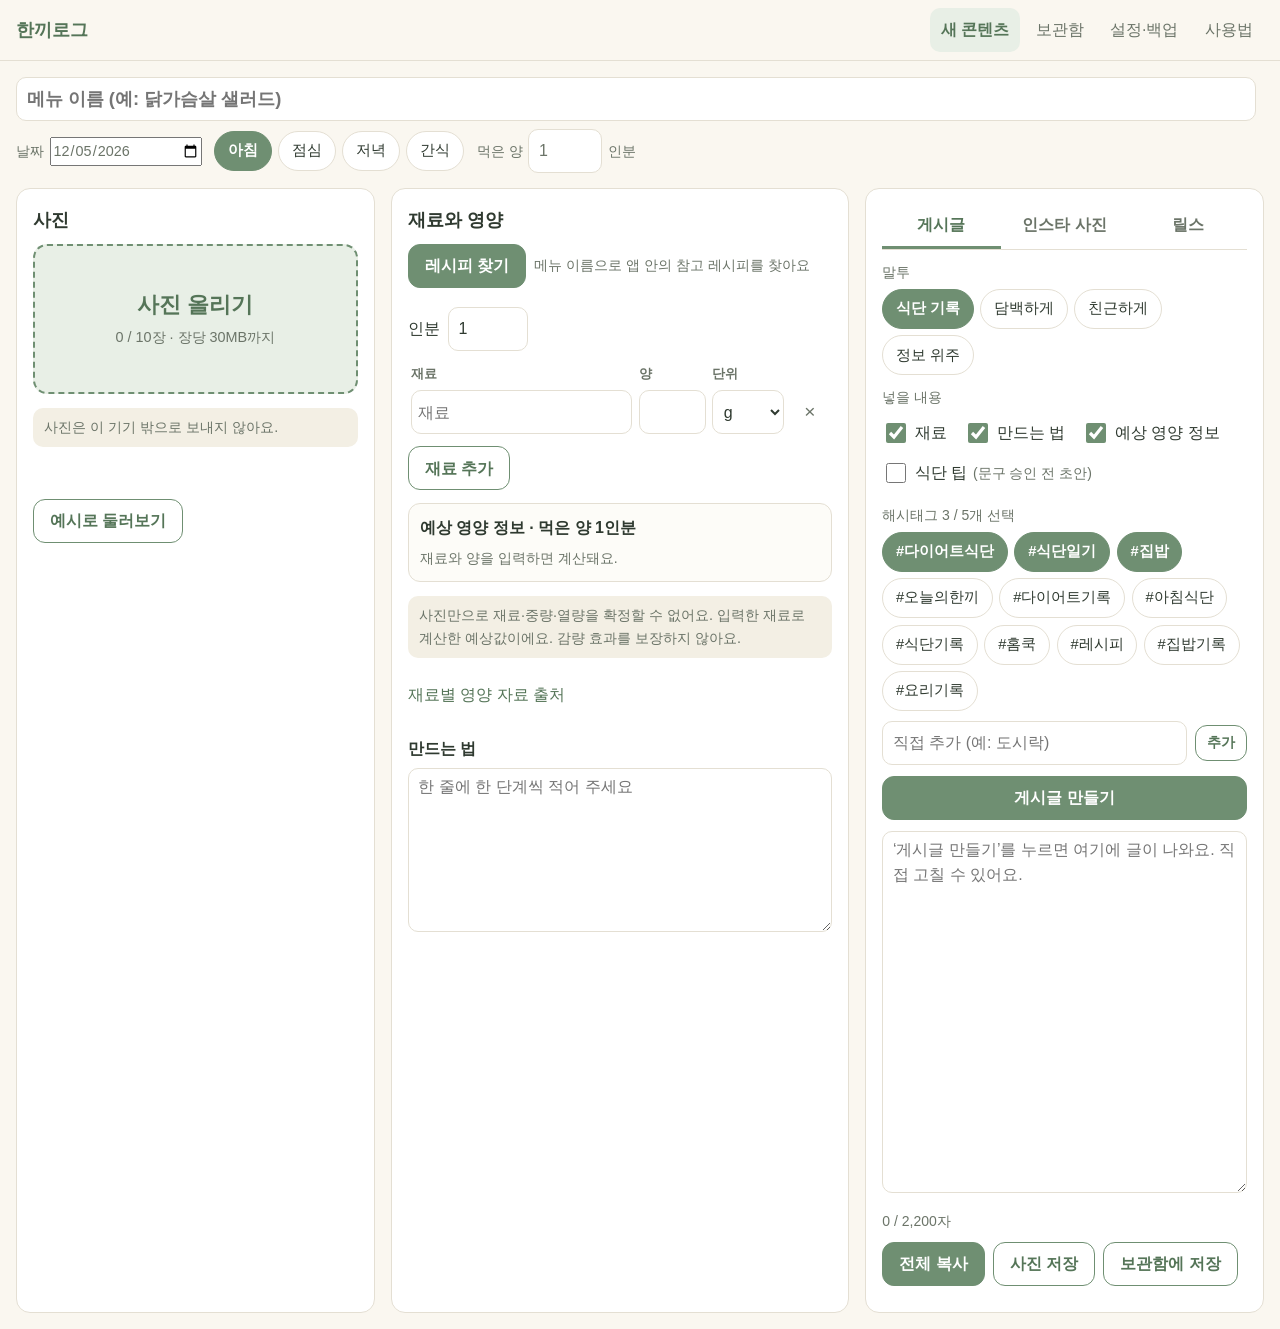
<file: index.html>
<!doctype html>
<html lang="ko">
<head>
<meta charset="utf-8">
<meta name="viewport" content="width=device-width, initial-scale=1, viewport-fit=cover">
<title>한끼로그</title>
<meta name="theme-color" content="#6f8f72">
<meta name="robots" content="noindex">
<meta name="apple-mobile-web-app-capable" content="yes">
<meta name="mobile-web-app-capable" content="yes">
<meta name="apple-mobile-web-app-title" content="한끼로그">
<meta name="apple-mobile-web-app-status-bar-style" content="default">
<link rel="manifest" href="manifest.webmanifest">
<link rel="icon" href="icon-192.png">
<link rel="apple-touch-icon" href="icon-180.png">
<link rel="stylesheet" href="styles.css">
</head>
<body>
<header class="top">
  <div class="brand">한끼로그</div>
  <nav class="nav" aria-label="메뉴">
    <button type="button" data-view="make" class="on">새 콘텐츠</button>
    <button type="button" data-view="library">보관함</button>
    <button type="button" data-view="settings">설정·백업</button>
    <a class="navhelp" href="guide.html">사용법</a>
  </nav>
</header>

<div id="updateBar" class="bar" hidden>새 버전이 있어요. <button type="button" id="applyUpdate" class="btn small">적용</button></div>
<div id="backupBar" class="bar warn" hidden></div>

<main>
<!-- 새 콘텐츠 -->
<section id="view-make" class="view">
  <div class="workhead">
    <input id="title" class="title-input" type="text" maxlength="40" placeholder="메뉴 이름 (예: 닭가슴살 샐러드)" aria-label="메뉴 이름">
    <span id="exampleBadge" class="badge example" hidden>예시</span>
    <span id="savedState" class="muted small"></span>
  </div>
  <div class="mealrow">
    <label class="mini">날짜 <input id="mealDate" type="date"></label>
    <div class="chips" id="mealChips" role="group" aria-label="끼니">
      <button type="button" data-meal="아침">아침</button><button type="button" data-meal="점심">점심</button><button type="button" data-meal="저녁">저녁</button><button type="button" data-meal="간식">간식</button>
    </div>
    <label class="mini">먹은 양 <input id="eaten" type="number" min="0.25" max="10" step="0.25" value="1" inputmode="decimal"> 인분</label>
  </div>
  <ol class="steps" aria-label="단계">
    <li><button type="button" data-step="1" class="on">1. 사진 올리기</button></li>
    <li><button type="button" data-step="2">2. 정보 확인</button></li>
    <li><button type="button" data-step="3">3. 만들기</button></li>
  </ol>

  <div class="cols">
    <!-- 1 사진 -->
    <div class="col" data-col="1">
      <h2>사진</h2>
      <label class="upload" id="uploadLabel">
        <input id="fileInput" type="file" accept="image/*" multiple>
        <span class="upload-main">사진 올리기</span>
        <span class="upload-sub">최대 10장 · 장당 30MB까지</span>
      </label>
      <p class="note">사진은 이 기기 밖으로 보내지 않아요.</p>
      <div id="photoMsg" class="msg" role="status"></div>
      <ul id="photos" class="photos"></ul>
      <button type="button" id="exampleBtn" class="btn ghost">예시로 둘러보기</button>
      <div class="nextrow mobile-only"><button type="button" class="btn" data-go="2">다음: 정보 확인</button></div>
    </div>

    <!-- 2 정보 -->
    <div class="col" data-col="2">
      <h2>재료와 영양</h2>
      <div class="row">
        <button type="button" id="findRecipe" class="btn">레시피 찾기</button>
        <span class="muted small">메뉴 이름으로 앱 안의 참고 레시피를 찾아요</span>
      </div>
      <div id="recipeResults" class="results"></div>
      <div id="draftBadge" class="badge draft" hidden>레시피 참고 초안 — 실제 조리법과 다를 수 있어요</div>

      <div class="row">
        <label for="servings">인분</label>
        <input id="servings" type="number" min="1" max="20" step="1" value="1" inputmode="numeric">
      </div>

      <table class="ing" aria-label="재료">
        <thead><tr><th>재료</th><th>양</th><th>단위</th><th></th></tr></thead>
        <tbody id="ingBody"></tbody>
      </table>
      <datalist id="ingList"></datalist>
      <button type="button" id="addIng" class="btn ghost">재료 추가</button>

      <div class="nutri" id="nutri"></div>
      <p class="note">사진만으로 재료·중량·열량을 확정할 수 없어요. 입력한 재료로 계산한 예상값이에요. 감량 효과를 보장하지 않아요.</p>
      <details class="src"><summary>재료별 영양 자료 출처</summary><div id="srcList"></div></details>

      <h3>만드는 법</h3>
      <textarea id="stepsText" rows="6" placeholder="한 줄에 한 단계씩 적어 주세요"></textarea>
      <div class="nextrow mobile-only">
        <button type="button" class="btn ghost" data-go="1">이전</button>
        <button type="button" class="btn" data-go="3">다음: 만들기</button>
      </div>
    </div>

    <!-- 3 만들기 -->
    <div class="col" data-col="3">
      <div class="tabs" role="tablist">
        <button type="button" role="tab" id="tabPost" class="on" aria-selected="true">게시글</button>
        <button type="button" role="tab" id="tabCards" aria-selected="false">인스타 사진</button>
        <button type="button" role="tab" id="tabReel" aria-selected="false">릴스</button>
      </div>
      <div id="panePost">
        <div class="field">
          <span class="lab">말투</span>
          <div class="chips" id="toneChips">
            <button type="button" data-tone="diet" class="on">식단 기록</button>
            <button type="button" data-tone="plain">담백하게</button>
            <button type="button" data-tone="friendly">친근하게</button>
            <button type="button" data-tone="info">정보 위주</button>
          </div>
        </div>
        <div class="field">
          <span class="lab">넣을 내용</span>
          <label class="chk"><input type="checkbox" id="incIng" checked> 재료</label>
          <label class="chk"><input type="checkbox" id="incSteps" checked> 만드는 법</label>
          <label class="chk"><input type="checkbox" id="incNutri" checked> 예상 영양 정보</label>
          <label class="chk"><input type="checkbox" id="incTip"> 식단 팁 <span class="muted small" id="tipState"></span></label>
        </div>
        <div class="field">
          <span class="lab">해시태그 <span id="tagCount" class="muted small"></span></span>
          <div class="chips" id="tagChips"></div>
          <div class="row"><input id="tagInput" type="text" placeholder="직접 추가 (예: 도시락)" maxlength="30"><button type="button" id="tagAdd" class="btn small ghost">추가</button></div>
        </div>
        <button type="button" id="genPost" class="btn wide">게시글 만들기</button>
        <textarea id="postText" rows="14" placeholder="‘게시글 만들기’를 누르면 여기에 글이 나와요. 직접 고칠 수 있어요."></textarea>
        <div class="row between"><span id="charCount" class="muted small">0 / 2,200자</span><span id="postMsg" class="msg small" role="status"></span></div>
        <div class="row wrap">
          <button type="button" id="copyPost" class="btn">전체 복사</button>
          <button type="button" id="savePhotos" class="btn ghost">사진 저장</button>
          <button type="button" id="saveEntry" class="btn ghost">보관함에 저장</button>
        </div>
      </div>
      <div id="paneCards" hidden>
        <p class="small muted">완성 사진 한 장으로 인스타 여러 장 게시물(세로 1080×1350)을 만들어요. 휴대폰 안에서 만들고 밖으로 보내지 않아요.</p>
        <div class="field">
          <span class="lab">넣을 장</span>
          <label class="chk"><input type="checkbox" data-card="cover" checked> 표지</label>
          <label class="chk"><input type="checkbox" data-card="close" checked> 가까이</label>
          <label class="chk"><input type="checkbox" data-card="ing" checked> 재료</label>
          <label class="chk"><input type="checkbox" data-card="steps" checked> 만드는 법</label>
          <label class="chk"><input type="checkbox" data-card="nutri" checked> 영양 정보</label>
        </div>
        <div class="field">
          <span class="lab">글씨체</span>
          <div class="chips" id="fontChips">
            <button type="button" data-font="pretendard" class="on" style="font-family:'HK Pretendard',sans-serif;font-weight:800">프리텐다드</button>
            <button type="button" data-font="jua" style="font-family:'HK Jua',sans-serif">주아</button>
            <button type="button" data-font="dohyeon" style="font-family:'HK DoHyeon',sans-serif">도현</button>
            <button type="button" data-font="gowun" style="font-family:'HK Gowun',sans-serif">고운돋움</button>
          </div>
        </div>
        <div class="field">
          <span class="lab">색감</span>
          <div class="chips" id="themeChips">
            <button type="button" data-theme="ivory" class="on">아이보리</button>
            <button type="button" data-theme="sage">세이지</button>
            <button type="button" data-theme="dark">짙은 녹색</button>
          </div>
        </div>
        <div class="field" id="closeCtl">
          <span class="lab">‘가까이’ 장 위치 · 확대</span>
          <label class="mini">가로 <input type="range" id="cropX" min="0" max="1" step="0.01" value="0.5"></label>
          <label class="mini">세로 <input type="range" id="cropY" min="0" max="1" step="0.01" value="0.5"></label>
          <label class="mini">확대 <input type="range" id="cropZ" min="1.2" max="3" step="0.1" value="1.8"></label>
        </div>
        <button type="button" id="makeCards" class="btn wide">사진 만들기</button>
        <div id="cardsMsg" class="msg small" role="status"></div>
        <div id="cardsOut" class="cards"></div>
        <button type="button" id="saveCards" class="btn wide" hidden>만든 사진 모두 저장</button>
      </div>
      <div id="paneReel" hidden>
        <div class="soon">
          <strong>릴스 만들기는 2단계에서 추가돼요.</strong>
          <p>지금은 사용할 수 없어요. 먼저 아이폰·안드로이드에서 영상 저장이 되는지 시험한 뒤 만들 예정이에요.</p>
          <p class="muted small" id="reelSupport"></p>
        </div>
      </div>
      <div class="nextrow mobile-only"><button type="button" class="btn ghost" data-go="2">이전</button></div>
    </div>
  </div>
</section>

<!-- 보관함 -->
<section id="view-library" class="view" hidden>
  <h2>보관함</h2>
  <div id="libInfo" class="libinfo"></div>
  <ul id="libList" class="lib"></ul>
  <p id="libEmpty" class="muted" hidden>아직 저장한 콘텐츠가 없어요.</p>
</section>

<!-- 설정 -->
<section id="view-settings" class="view" hidden>
  <h2>설정·백업</h2>
  <p class="note">사진은 이 기기 밖으로 보내지 않아요. 사진과 글은 이 브라우저 안에만 저장돼요.</p>
  <div class="card"><h3>사용설명서</h3><p class="small">처음 쓰는 방법부터 백업까지 그림과 함께 정리했어요.</p><a class="btn ghost" href="guide.html">사용설명서 보기</a></div>
  <div class="card">
    <h3>내 하루 목표</h3>
    <p class="small">직접 정한 목표를 넣으면 끼니와 하루 합계가 목표의 몇 %인지 보여 줘요. 비워 두면 표시하지 않아요. 앱이 목표를 추천하지는 않아요.</p>
    <div class="row wrap">
      <label class="mini">열량 <input id="goalKcal" type="number" min="0" max="6000" step="10" inputmode="numeric" placeholder="예: 1500"> kcal</label>
      <label class="mini">단백질 <input id="goalProtein" type="number" min="0" max="400" step="1" inputmode="numeric" placeholder="예: 90"> g</label>
      <button type="button" id="saveGoals" class="btn small">저장</button>
    </div>
    <div id="goalMsg" class="msg small" role="status"></div>
  </div>
  <div class="card">
    <h3>백업</h3>
    <p>사진을 포함한 모든 콘텐츠를 파일 하나로 내보내요. 다른 기기에서 ‘가져오기’로 옮길 수 있어요.</p>
    <p id="backupSize" class="muted small"></p>
    <div class="row wrap">
      <button type="button" id="exportBtn" class="btn">백업 내보내기</button>
      <label class="btn ghost filebtn">백업 가져오기<input id="importInput" type="file" accept=".json,application/json"></label>
    </div>
    <div id="backupMsg" class="msg" role="status"></div>
  </div>
  <div class="card">
    <h3>저장 공간</h3>
    <p id="storageInfo" class="muted"></p>
    <p class="small muted">아이폰 Safari는 한동안 쓰지 않으면 저장 데이터를 지울 수 있어요. 공유 버튼 → ‘홈 화면에 추가’로 설치하고, 백업을 자주 해 주세요.</p>
  </div>
  <div class="card">
    <h3>문제가 있을 때</h3>
    <p>아래 버튼으로 오류 정보를 복사해 관리자에게 보내 주세요. 사진과 글 내용은 들어가지 않아요.</p>
    <button type="button" id="copyDiag" class="btn ghost">오류 정보 복사</button>
    <div id="diagMsg" class="msg" role="status"></div>
  </div>
  <div class="card">
    <h3>자료 출처</h3>
    <p class="small">영양 수치: USDA National Nutrient Database for Standard Reference, Release 26 (미국 농무부, 공공 자료). 가식부 100g 기준.<br>참고 레시피: 한끼로그에서 직접 작성한 가정식 레시피.</p>
    <p class="small muted" id="dataInfo"></p>
  </div>
  <div class="card">
    <h3>모두 지우기</h3>
    <p class="small">이 기기에 저장된 콘텐츠를 모두 지워요. 되돌릴 수 없으니 먼저 백업해 주세요.</p>
    <button type="button" id="wipeBtn" class="btn danger">모두 지우기</button>
  </div>
  <p class="muted small">버전 <span id="ver"></span></p>
</section>
</main>

<div id="toast" class="toast" role="status" aria-live="polite"></div>
<script src="app.js"></script>
</body>
</html>
</file>
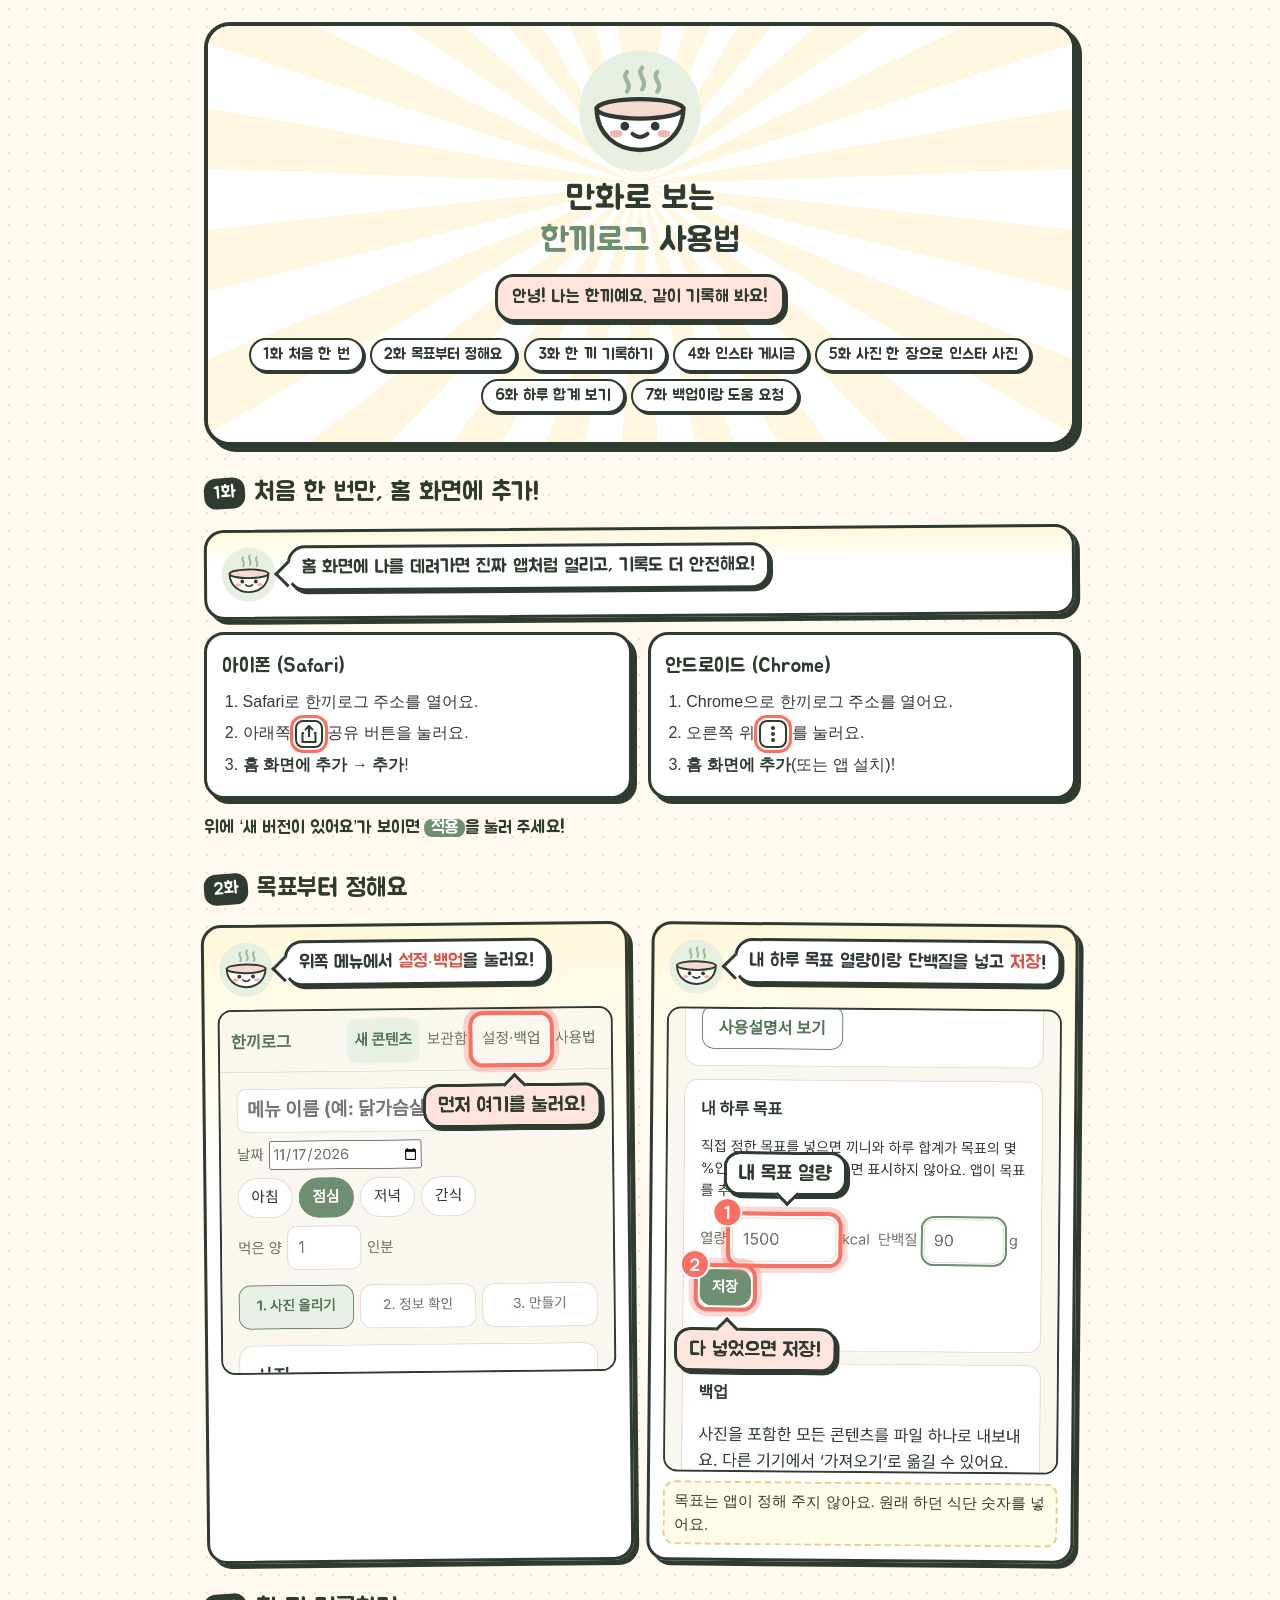
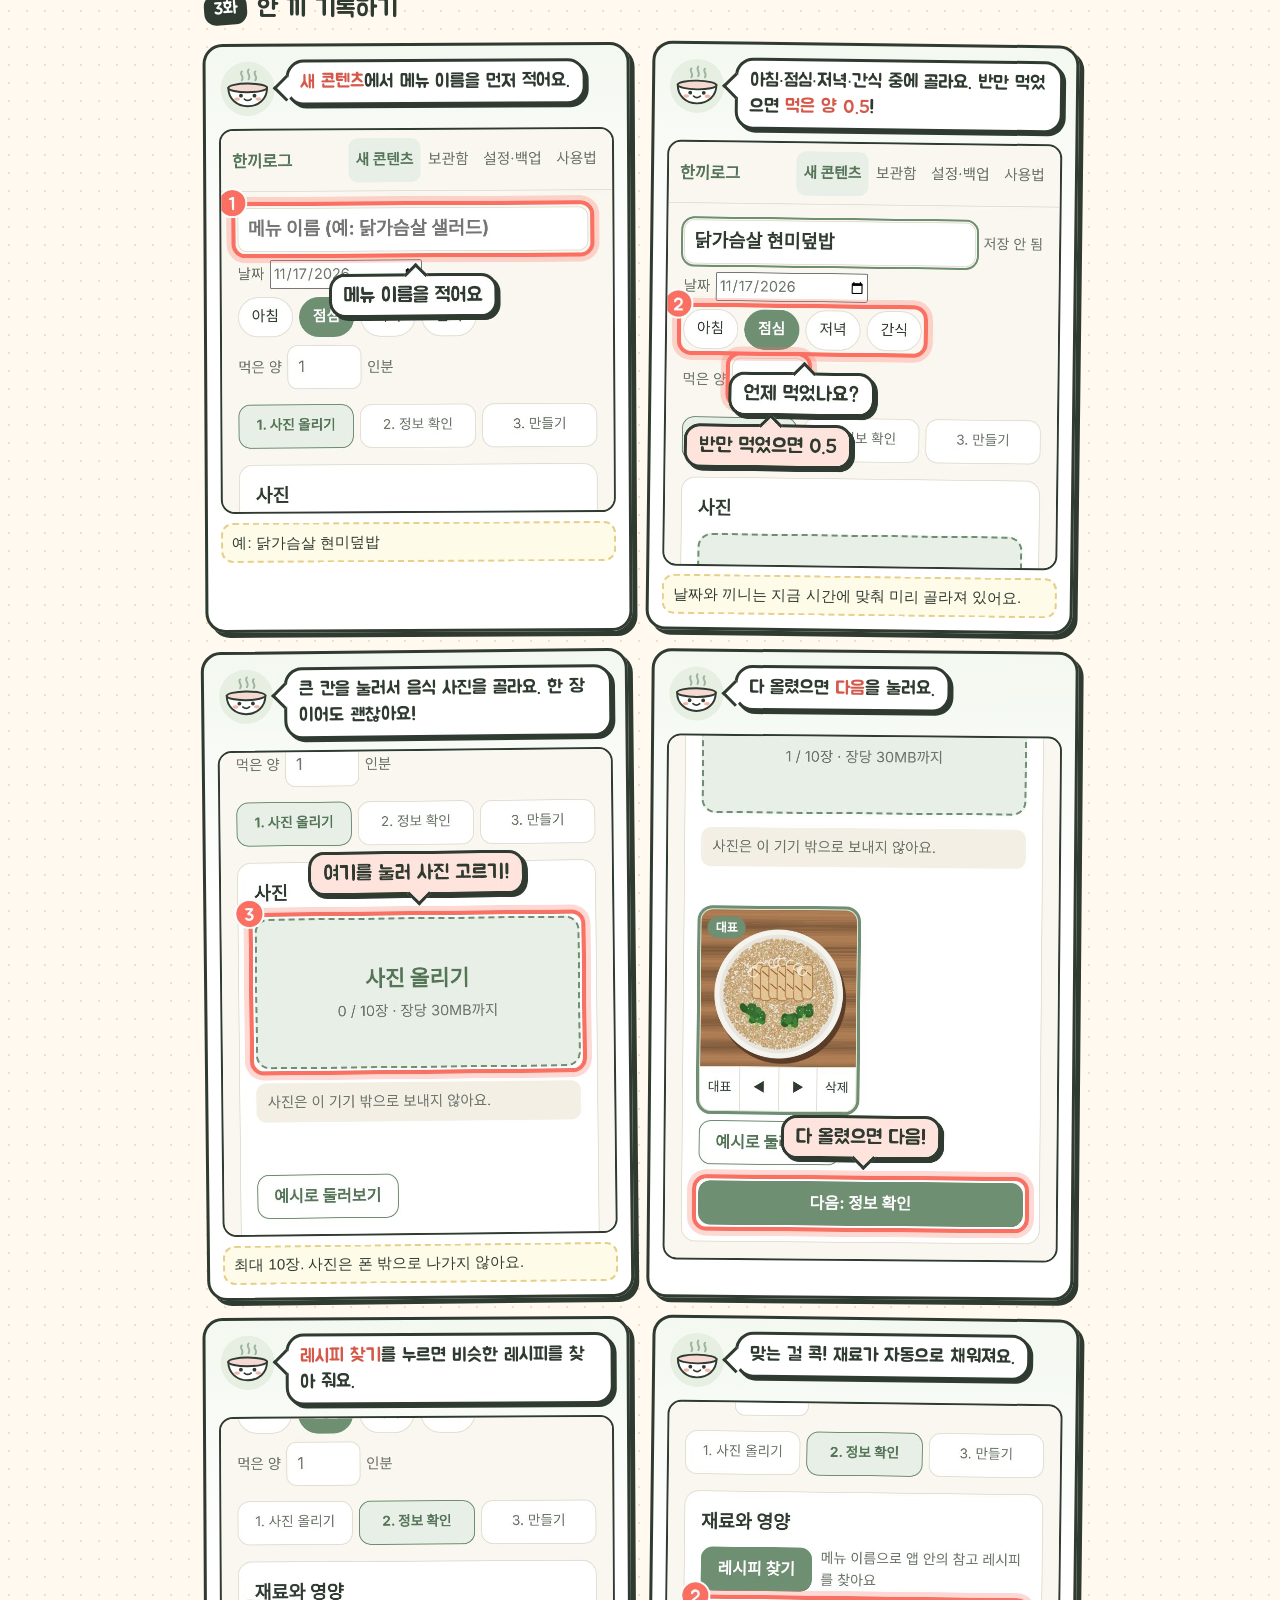
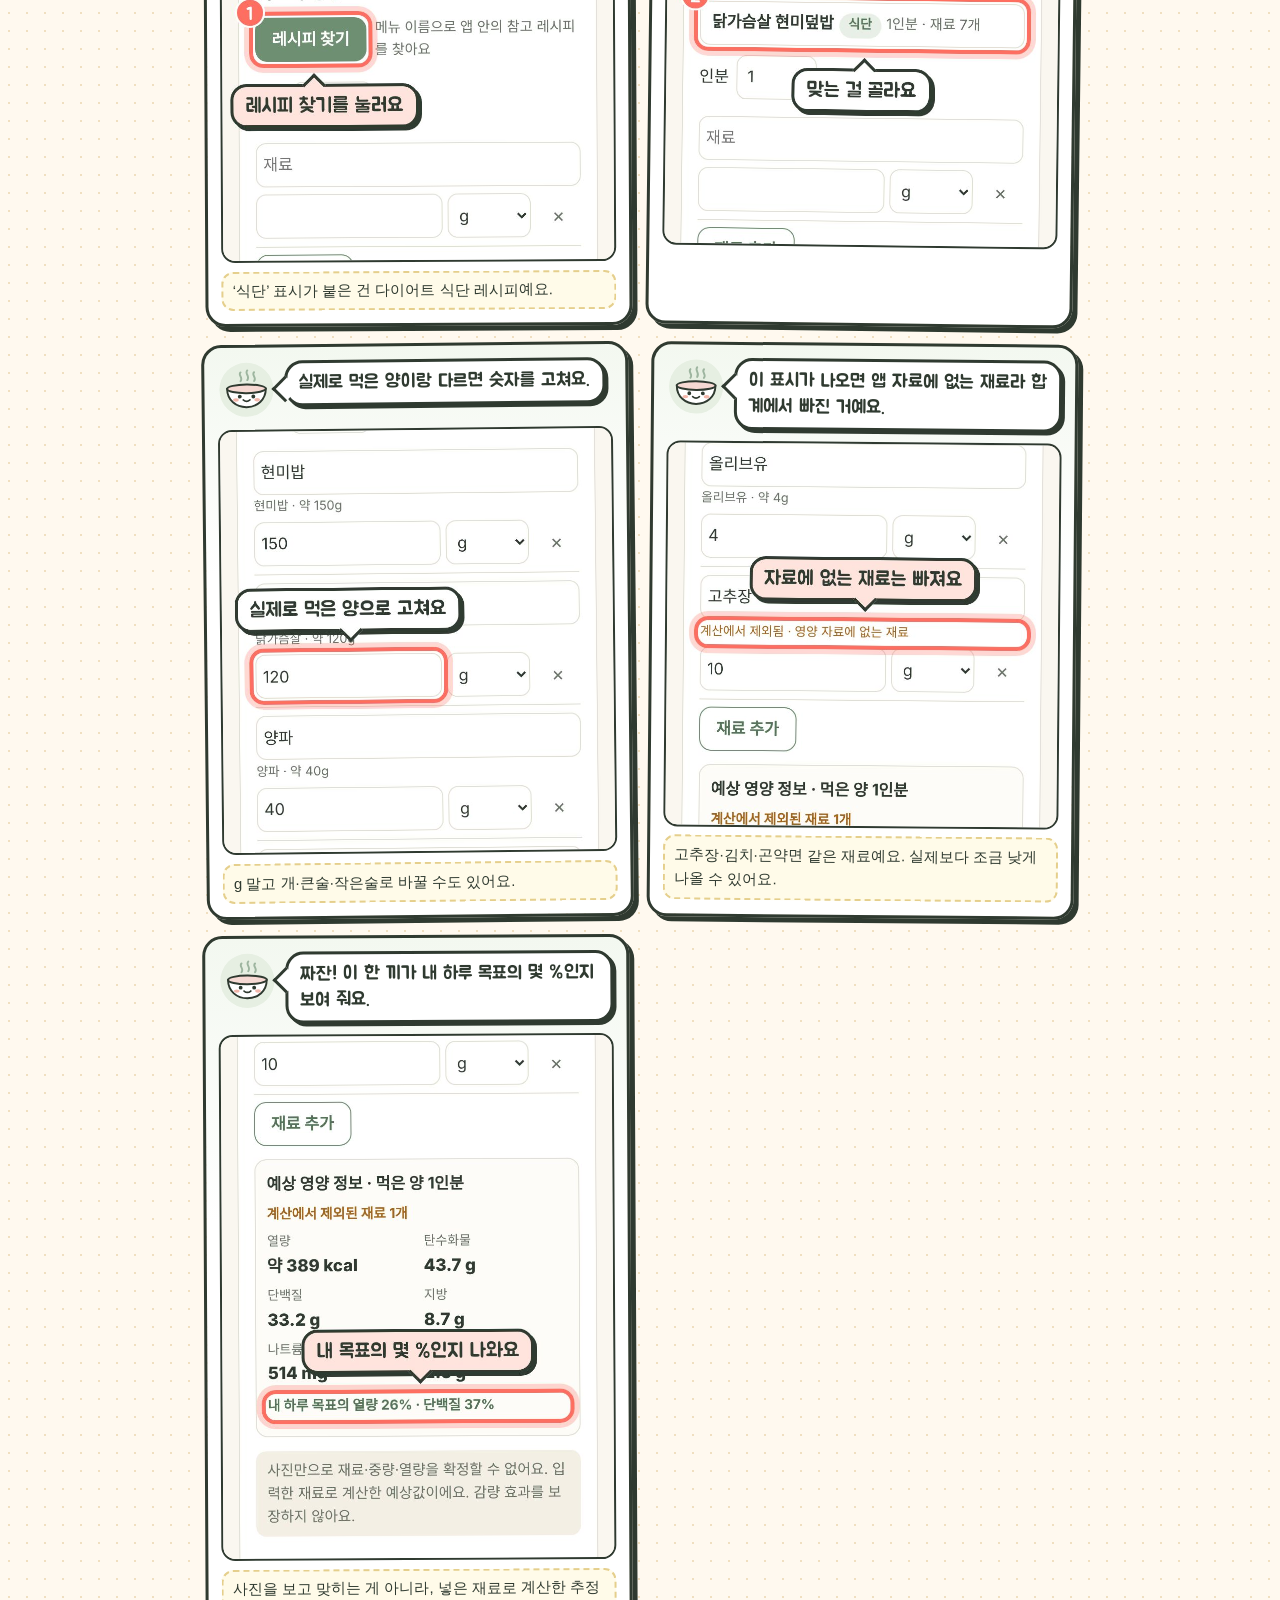
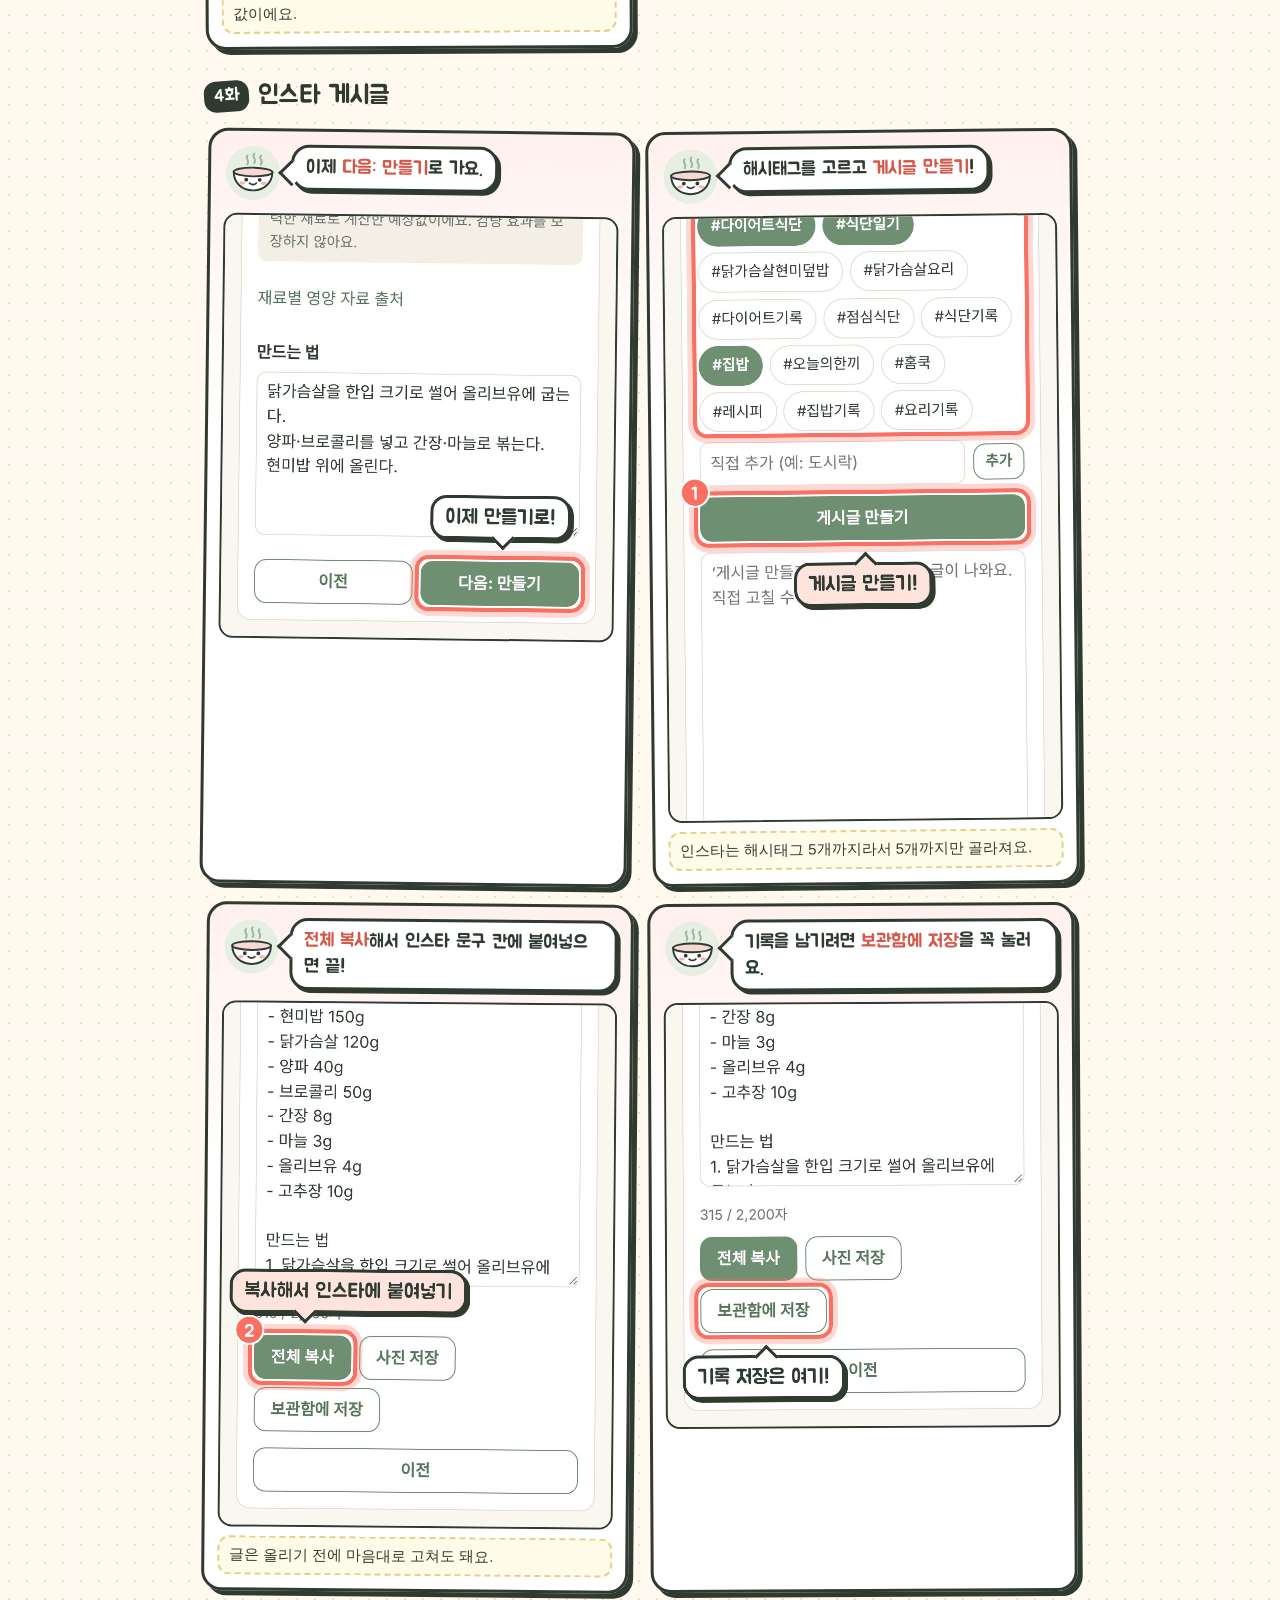
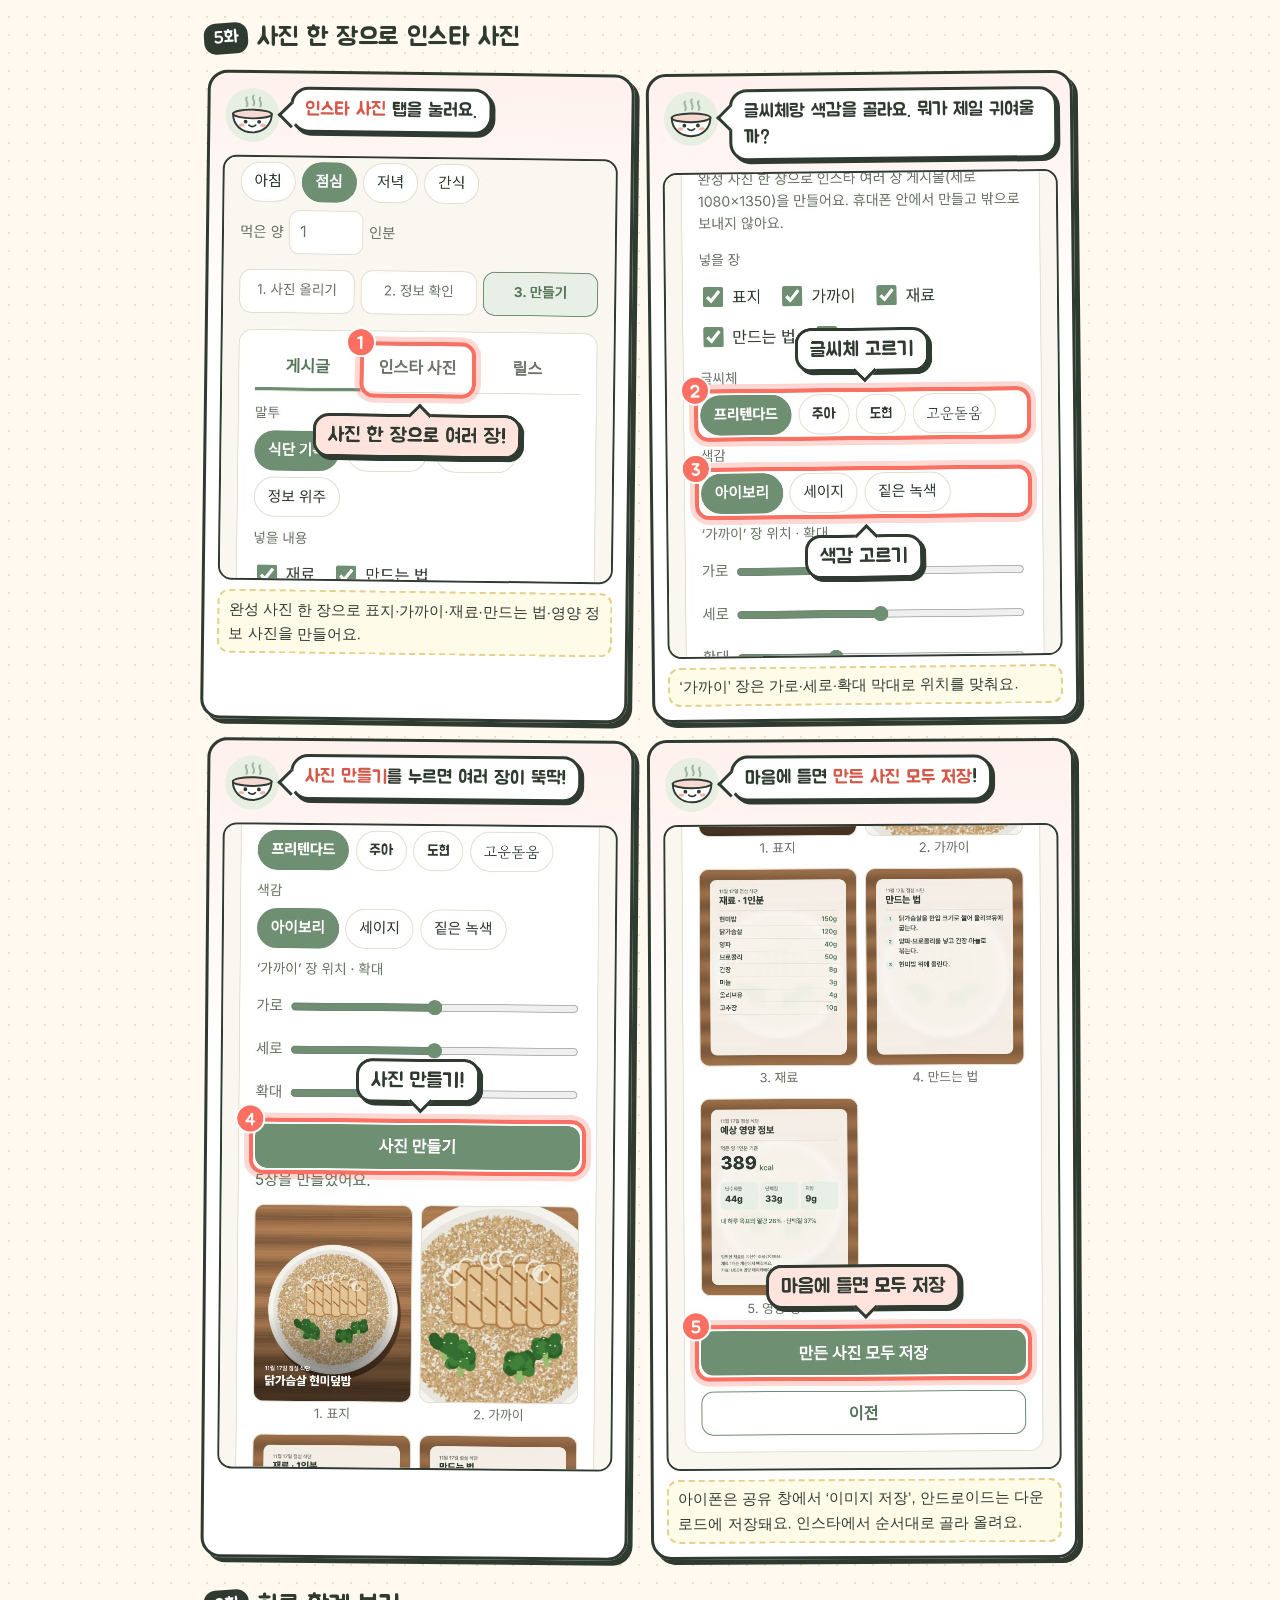
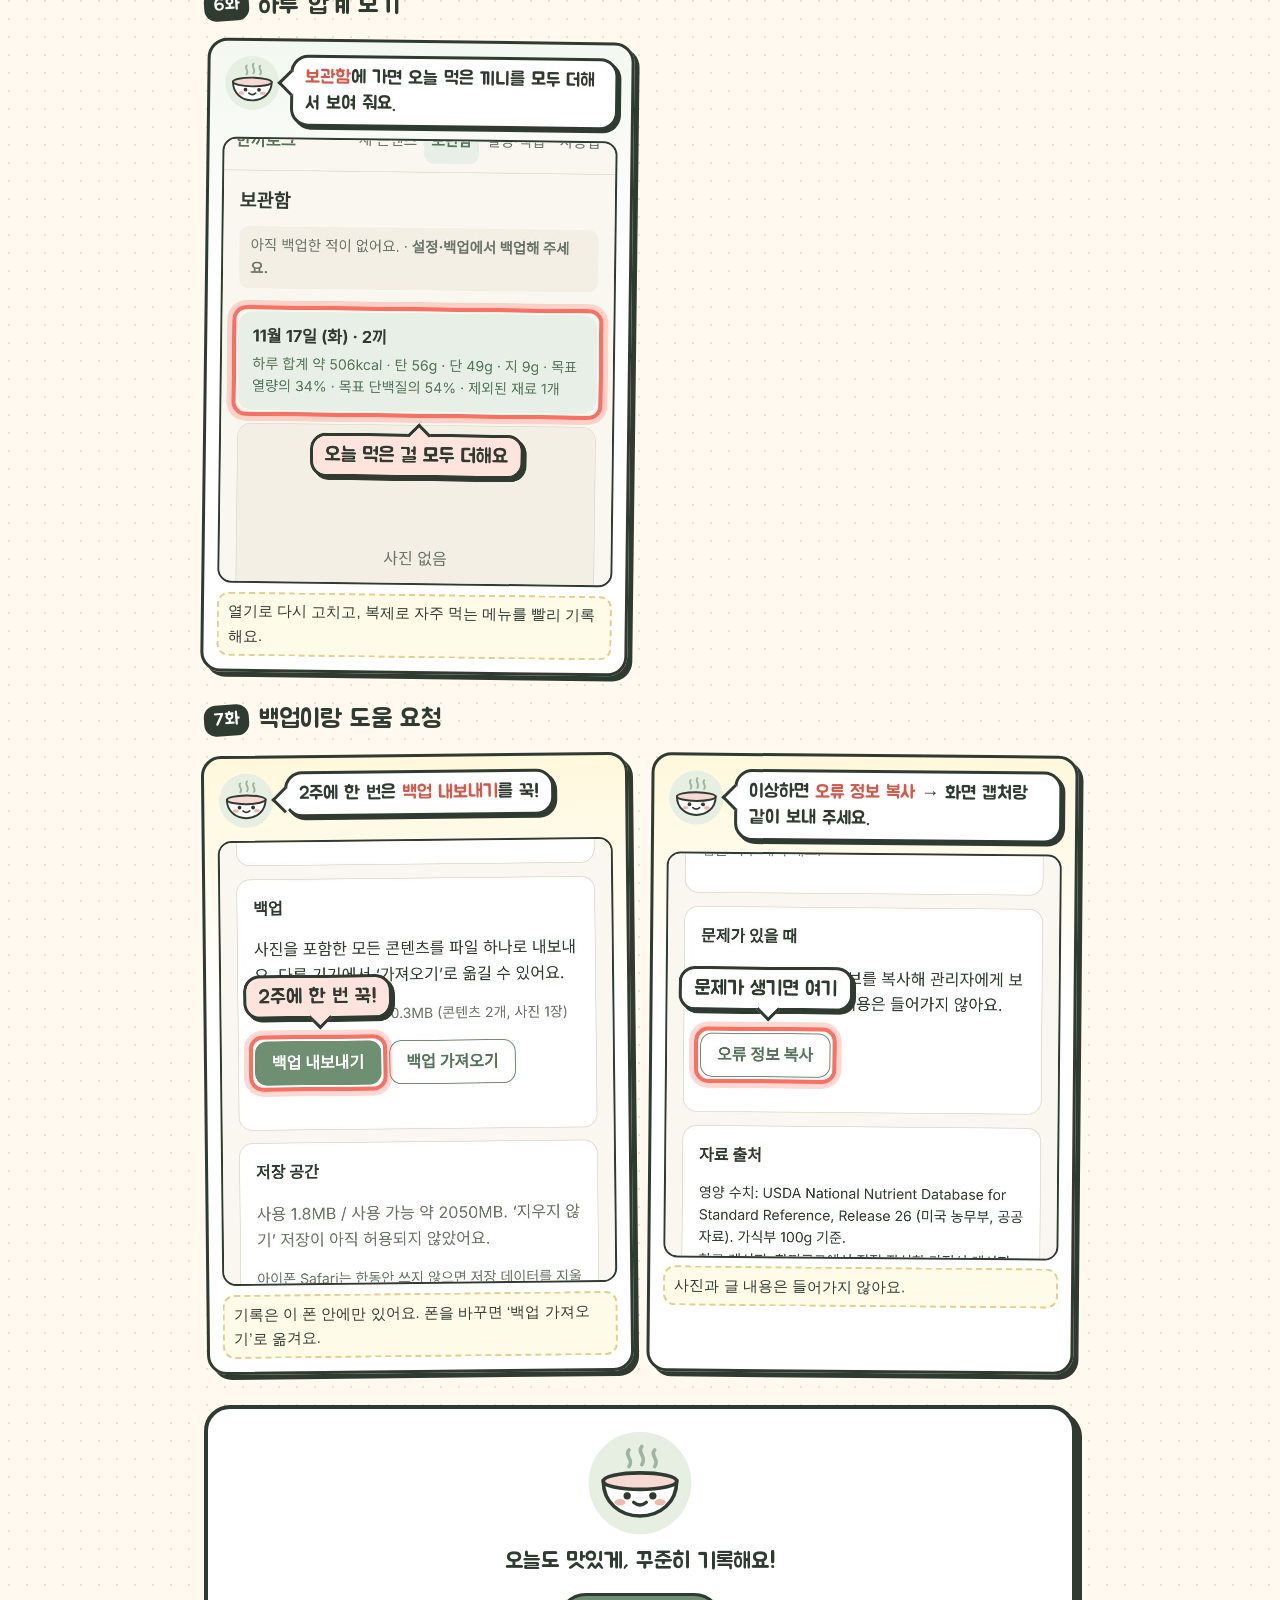
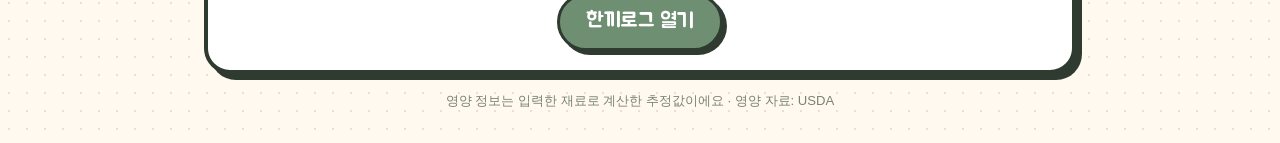
<file: guide.html>
<!doctype html>
<html lang="ko"><head><meta charset="utf-8"><meta name="viewport" content="width=device-width, initial-scale=1, viewport-fit=cover">
<title>만화로 보는 한끼로그 사용법</title><meta name="robots" content="noindex"><meta name="theme-color" content="#6f8f72"><link rel="icon" href="icon-192.png">
<style>
@font-face{font-family:"HK Jua";src:url(fonts/Jua.woff) format("woff");font-display:swap}
:root{--ink:#2f3a30;--sage:#6f8f72;--sage-l:#e6efe2;--pink:#ffe3dd;--pink-d:#e0705f;--butter:#fff3c9;--bg:#fff9ef}
*{box-sizing:border-box}
body{margin:0;color:var(--ink);font:16px/1.65 -apple-system,BlinkMacSystemFont,"Apple SD Gothic Neo","Noto Sans KR",sans-serif;background:var(--bg) radial-gradient(#f0dfc0 1.4px,transparent 1.5px) 0 0/18px 18px;padding-bottom:calc(2rem + env(safe-area-inset-bottom))}
.wrap{max-width:900px;margin:0 auto;padding:0 .9rem}
.jua,h1,h2,.bubble,.toc a,.go{font-family:"HK Jua",-apple-system,"Apple SD Gothic Neo",sans-serif;font-weight:400}
.cover{margin:calc(1.4rem + env(safe-area-inset-top)) 0 1rem;background:#fff;border:4px solid var(--ink);border-radius:26px;box-shadow:6px 6px 0 var(--ink);padding:1.2rem 1rem 1.3rem;text-align:center;position:relative;overflow:hidden}
.cover::before{content:"";position:absolute;inset:0;background:repeating-conic-gradient(from 0deg at 50% 38%,#fff6dc 0 8deg,#fff 8deg 16deg);opacity:.9}
.cover>*{position:relative}
.cover .big{width:130px;height:130px;margin:0 auto;animation:bob 2.4s ease-in-out infinite}
@keyframes bob{50%{transform:translateY(-6px) rotate(-3deg)}}
@media (prefers-reduced-motion:reduce){.cover .big{animation:none}}
.cover h1{font-size:2.1rem;margin:.2rem 0 0;line-height:1.25}
.cover h1 em{font-style:normal;color:var(--sage)}
.cover .hello{display:inline-block;margin-top:.7rem;background:var(--pink);border:3px solid var(--ink);border-radius:18px;padding:.4rem .9rem;font-family:"HK Jua",sans-serif;font-size:1.1rem;box-shadow:3px 3px 0 var(--ink)}
.toc{display:flex;flex-wrap:wrap;gap:.4rem;justify-content:center;margin:1rem 0 .5rem}
.toc a{text-decoration:none;color:var(--ink);background:#fff;border:2.5px solid var(--ink);border-radius:999px;padding:.15rem .75rem;box-shadow:2px 2px 0 var(--ink);font-size:.98rem}
.ep{margin:1.6rem 0}
.ep h2{display:flex;align-items:center;gap:.5rem;font-size:1.6rem;margin:0 0 .8rem}
.ep h2 .no{background:var(--ink);color:#fff;border-radius:12px;padding:.05rem .6rem;font-size:1.1rem;transform:rotate(-4deg)}
.grid{display:grid;grid-template-columns:1fr;gap:1.1rem}
@media (min-width:700px){.grid{grid-template-columns:1fr 1fr}}
.panel{margin:0;background:#fff;border:3.5px solid var(--ink);border-radius:20px;box-shadow:5px 5px 0 var(--ink);padding:.8rem;transform:rotate(var(--tilt));}
.ep.sage .panel{background:linear-gradient(#f3f8f0,#fff 40%)}
.ep.pink .panel{background:linear-gradient(#fff1ed,#fff 40%)}
.ep.butter .panel{background:linear-gradient(#fff8dc,#fff 40%)}
.talk{display:flex;align-items:flex-start;gap:.55rem;margin-bottom:.7rem}
.face{width:58px;height:58px;flex:none}
.bubble{position:relative;background:#fff;border:3px solid var(--ink);border-radius:18px;padding:.45rem .75rem;font-size:1.16rem;line-height:1.4;box-shadow:3px 3px 0 var(--ink)}
.bubble b{color:#d4594a;font-weight:400}
.bubble::before{content:"";position:absolute;left:-12px;top:16px;width:16px;height:16px;background:#fff;border-left:3px solid var(--ink);border-bottom:3px solid var(--ink);transform:rotate(45deg)}
.panel img{display:block;width:100%;border-radius:14px;border:2.5px solid var(--ink)}
.panel figcaption{margin-top:.55rem;font-size:.93rem;background:#fffbe9;border:2px dashed #e5cf8c;border-radius:12px;padding:.35rem .6rem}
.home{display:grid;grid-template-columns:1fr;gap:1rem}
@media (min-width:700px){.home{grid-template-columns:1fr 1fr}}
.phone{background:#fff;border:3.5px solid var(--ink);border-radius:20px;box-shadow:5px 5px 0 var(--ink);padding:.9rem}
.phone h3{font-family:"HK Jua",sans-serif;font-weight:400;font-size:1.25rem;margin:0 0 .4rem}
.phone ol{margin:.2rem 0 0;padding-left:1.3rem}
.phone li{margin:.25rem 0}
.ico{display:inline-flex;vertical-align:middle;width:28px;height:28px;border:2px solid var(--ink);border-radius:8px;align-items:center;justify-content:center;background:#fff}
.ring{outline:3px solid #ff6f61;outline-offset:2px;border-radius:8px}
.end{text-align:center;background:#fff;border:4px solid var(--ink);border-radius:26px;box-shadow:6px 6px 0 var(--ink);padding:1.2rem;margin:2rem 0 1rem}
.end .big{width:110px;height:110px;margin:0 auto}
.go{display:inline-block;margin-top:.8rem;background:var(--sage);color:#fff;text-decoration:none;border:3px solid var(--ink);border-radius:999px;padding:.55rem 1.6rem;font-size:1.3rem;box-shadow:4px 4px 0 var(--ink)}
footer{text-align:center;color:#7a8274;font-size:.82rem}
</style></head>
<body><div class="wrap">
<header class="cover">
  <div class="big"><svg viewBox="0 0 120 120" aria-hidden="true"><circle cx="60" cy="60" r="56" fill="#e6efe2"/><path d="M48 24c-6 6 6 10 0 18M62 20c-6 7 6 11 0 20M76 24c-6 6 6 10 0 18" stroke="#9db59f" stroke-width="4" fill="none" stroke-linecap="round"/><path d="M20 58h80c0 23-18 38-40 38S20 81 20 58z" fill="#fff" stroke="#2f3a30" stroke-width="4"/><ellipse cx="60" cy="58" rx="40" ry="9" fill="#f6d9d3" stroke="#2f3a30" stroke-width="4"/><circle cx="46" cy="74" r="4" fill="#2f3a30"/><circle cx="74" cy="74" r="4" fill="#2f3a30"/><path d="M53 81q7 6 14 0" stroke="#2f3a30" stroke-width="3.5" fill="none" stroke-linecap="round"/><ellipse cx="38" cy="81" rx="6" ry="3.5" fill="#f3b6aa"/><ellipse cx="82" cy="81" rx="6" ry="3.5" fill="#f3b6aa"/></svg></div>
  <h1>만화로 보는<br><em>한끼로그</em> 사용법</h1>
  <div class="hello">안녕! 나는 한끼예요. 같이 기록해 봐요!</div>
  <nav class="toc"><a href="#ep1">1화 처음 한 번</a><a href="#ep2">2화 목표부터 정해요</a><a href="#ep3">3화 한 끼 기록하기</a><a href="#ep4">4화 인스타 게시글</a><a href="#ep5">5화 사진 한 장으로 인스타 사진</a><a href="#ep6">6화 하루 합계 보기</a><a href="#ep7">7화 백업이랑 도움 요청</a></nav>
</header>
<section class="ep butter" id="ep1"><h2><span class="no">1화</span>처음 한 번만, 홈 화면에 추가!</h2>
  <figure class="panel" style="--tilt:-.4deg;margin-bottom:1rem"><div class="talk" style="margin:0"><div class="face"><svg viewBox="0 0 120 120" aria-hidden="true"><circle cx="60" cy="60" r="56" fill="#e6efe2"/><path d="M48 24c-6 6 6 10 0 18M62 20c-6 7 6 11 0 20M76 24c-6 6 6 10 0 18" stroke="#9db59f" stroke-width="4" fill="none" stroke-linecap="round"/><path d="M20 58h80c0 23-18 38-40 38S20 81 20 58z" fill="#fff" stroke="#2f3a30" stroke-width="4"/><ellipse cx="60" cy="58" rx="40" ry="9" fill="#f6d9d3" stroke="#2f3a30" stroke-width="4"/><circle cx="46" cy="74" r="4" fill="#2f3a30"/><circle cx="74" cy="74" r="4" fill="#2f3a30"/><path d="M53 81q7 6 14 0" stroke="#2f3a30" stroke-width="3.5" fill="none" stroke-linecap="round"/><ellipse cx="38" cy="81" rx="6" ry="3.5" fill="#f3b6aa"/><ellipse cx="82" cy="81" rx="6" ry="3.5" fill="#f3b6aa"/></svg></div><div class="bubble">홈 화면에 나를 데려가면 진짜 앱처럼 열리고, 기록도 더 안전해요!</div></div></figure>
  <div class="home">
    <div class="phone"><h3>아이폰 (Safari)</h3><ol>
      <li>Safari로 한끼로그 주소를 열어요.</li>
      <li>아래쪽 <span class="ico ring"><svg width="16" height="18" viewBox="0 0 16 18"><path d="M8 1v11M4 5l4-4 4 4" stroke="#2f3a30" stroke-width="2" fill="none"/><path d="M3 8H1.5v9h13V8H13" stroke="#2f3a30" stroke-width="2" fill="none"/></svg></span> 공유 버튼을 눌러요.</li>
      <li><b>홈 화면에 추가</b> → <b>추가</b>!</li></ol></div>
    <div class="phone"><h3>안드로이드 (Chrome)</h3><ol>
      <li>Chrome으로 한끼로그 주소를 열어요.</li>
      <li>오른쪽 위 <span class="ico ring"><svg width="6" height="18" viewBox="0 0 6 18"><circle cx="3" cy="3" r="2" fill="#2f3a30"/><circle cx="3" cy="9" r="2" fill="#2f3a30"/><circle cx="3" cy="15" r="2" fill="#2f3a30"/></svg></span> 를 눌러요.</li>
      <li><b>홈 화면에 추가</b>(또는 앱 설치)!</li></ol></div>
  </div>
  <p class="jua" style="font-size:1.1rem;margin:.9rem 0 0">위에 ‘새 버전이 있어요’가 보이면 <span style="background:#6f8f72;color:#fff;border-radius:8px;padding:0 .4rem">적용</span>을 눌러 주세요!</p>
</section>
<section class="ep butter" id="ep2"><h2><span class="no">2화</span>목표부터 정해요</h2><div class="grid"><figure class="panel" style="--tilt:-0.6deg">
  <div class="talk"><div class="face"><svg viewBox="0 0 120 120" aria-hidden="true"><circle cx="60" cy="60" r="56" fill="#e6efe2"/><path d="M48 24c-6 6 6 10 0 18M62 20c-6 7 6 11 0 20M76 24c-6 6 6 10 0 18" stroke="#9db59f" stroke-width="4" fill="none" stroke-linecap="round"/><path d="M20 58h80c0 23-18 38-40 38S20 81 20 58z" fill="#fff" stroke="#2f3a30" stroke-width="4"/><ellipse cx="60" cy="58" rx="40" ry="9" fill="#f6d9d3" stroke="#2f3a30" stroke-width="4"/><circle cx="46" cy="74" r="4" fill="#2f3a30"/><circle cx="74" cy="74" r="4" fill="#2f3a30"/><path d="M53 81q7 6 14 0" stroke="#2f3a30" stroke-width="3.5" fill="none" stroke-linecap="round"/><ellipse cx="38" cy="81" rx="6" ry="3.5" fill="#f3b6aa"/><ellipse cx="82" cy="81" rx="6" ry="3.5" fill="#f3b6aa"/></svg></div><div class="bubble">위쪽 메뉴에서 <b>설정·백업</b>을 눌러요!</div></div>
  <img src="guide/01_settings.jpg" alt="" loading="lazy">
  
</figure><figure class="panel" style="--tilt:0.5deg">
  <div class="talk"><div class="face"><svg viewBox="0 0 120 120" aria-hidden="true"><circle cx="60" cy="60" r="56" fill="#e6efe2"/><path d="M48 24c-6 6 6 10 0 18M62 20c-6 7 6 11 0 20M76 24c-6 6 6 10 0 18" stroke="#9db59f" stroke-width="4" fill="none" stroke-linecap="round"/><path d="M20 58h80c0 23-18 38-40 38S20 81 20 58z" fill="#fff" stroke="#2f3a30" stroke-width="4"/><ellipse cx="60" cy="58" rx="40" ry="9" fill="#f6d9d3" stroke="#2f3a30" stroke-width="4"/><circle cx="46" cy="74" r="4" fill="#2f3a30"/><circle cx="74" cy="74" r="4" fill="#2f3a30"/><path d="M53 81q7 6 14 0" stroke="#2f3a30" stroke-width="3.5" fill="none" stroke-linecap="round"/><ellipse cx="38" cy="81" rx="6" ry="3.5" fill="#f3b6aa"/><ellipse cx="82" cy="81" rx="6" ry="3.5" fill="#f3b6aa"/></svg></div><div class="bubble">내 하루 목표 열량이랑 단백질을 넣고 <b>저장</b>!</div></div>
  <img src="guide/02_goal.jpg" alt="" loading="lazy">
  <figcaption>목표는 앱이 정해 주지 않아요. 원래 하던 식단 숫자를 넣어요.</figcaption>
</figure></div></section><section class="ep sage" id="ep3"><h2><span class="no">3화</span>한 끼 기록하기</h2><div class="grid"><figure class="panel" style="--tilt:-0.3deg">
  <div class="talk"><div class="face"><svg viewBox="0 0 120 120" aria-hidden="true"><circle cx="60" cy="60" r="56" fill="#e6efe2"/><path d="M48 24c-6 6 6 10 0 18M62 20c-6 7 6 11 0 20M76 24c-6 6 6 10 0 18" stroke="#9db59f" stroke-width="4" fill="none" stroke-linecap="round"/><path d="M20 58h80c0 23-18 38-40 38S20 81 20 58z" fill="#fff" stroke="#2f3a30" stroke-width="4"/><ellipse cx="60" cy="58" rx="40" ry="9" fill="#f6d9d3" stroke="#2f3a30" stroke-width="4"/><circle cx="46" cy="74" r="4" fill="#2f3a30"/><circle cx="74" cy="74" r="4" fill="#2f3a30"/><path d="M53 81q7 6 14 0" stroke="#2f3a30" stroke-width="3.5" fill="none" stroke-linecap="round"/><ellipse cx="38" cy="81" rx="6" ry="3.5" fill="#f3b6aa"/><ellipse cx="82" cy="81" rx="6" ry="3.5" fill="#f3b6aa"/></svg></div><div class="bubble"><b>새 콘텐츠</b>에서 메뉴 이름을 먼저 적어요.</div></div>
  <img src="guide/03_title.jpg" alt="" loading="lazy">
  <figcaption>예: 닭가슴살 현미덮밥</figcaption>
</figure><figure class="panel" style="--tilt:0.7deg">
  <div class="talk"><div class="face"><svg viewBox="0 0 120 120" aria-hidden="true"><circle cx="60" cy="60" r="56" fill="#e6efe2"/><path d="M48 24c-6 6 6 10 0 18M62 20c-6 7 6 11 0 20M76 24c-6 6 6 10 0 18" stroke="#9db59f" stroke-width="4" fill="none" stroke-linecap="round"/><path d="M20 58h80c0 23-18 38-40 38S20 81 20 58z" fill="#fff" stroke="#2f3a30" stroke-width="4"/><ellipse cx="60" cy="58" rx="40" ry="9" fill="#f6d9d3" stroke="#2f3a30" stroke-width="4"/><circle cx="46" cy="74" r="4" fill="#2f3a30"/><circle cx="74" cy="74" r="4" fill="#2f3a30"/><path d="M53 81q7 6 14 0" stroke="#2f3a30" stroke-width="3.5" fill="none" stroke-linecap="round"/><ellipse cx="38" cy="81" rx="6" ry="3.5" fill="#f3b6aa"/><ellipse cx="82" cy="81" rx="6" ry="3.5" fill="#f3b6aa"/></svg></div><div class="bubble">아침·점심·저녁·간식 중에 골라요. 반만 먹었으면 <b>먹은 양 0.5</b>!</div></div>
  <img src="guide/04_meal.jpg" alt="" loading="lazy">
  <figcaption>날짜와 끼니는 지금 시간에 맞춰 미리 골라져 있어요.</figcaption>
</figure><figure class="panel" style="--tilt:-0.6deg">
  <div class="talk"><div class="face"><svg viewBox="0 0 120 120" aria-hidden="true"><circle cx="60" cy="60" r="56" fill="#e6efe2"/><path d="M48 24c-6 6 6 10 0 18M62 20c-6 7 6 11 0 20M76 24c-6 6 6 10 0 18" stroke="#9db59f" stroke-width="4" fill="none" stroke-linecap="round"/><path d="M20 58h80c0 23-18 38-40 38S20 81 20 58z" fill="#fff" stroke="#2f3a30" stroke-width="4"/><ellipse cx="60" cy="58" rx="40" ry="9" fill="#f6d9d3" stroke="#2f3a30" stroke-width="4"/><circle cx="46" cy="74" r="4" fill="#2f3a30"/><circle cx="74" cy="74" r="4" fill="#2f3a30"/><path d="M53 81q7 6 14 0" stroke="#2f3a30" stroke-width="3.5" fill="none" stroke-linecap="round"/><ellipse cx="38" cy="81" rx="6" ry="3.5" fill="#f3b6aa"/><ellipse cx="82" cy="81" rx="6" ry="3.5" fill="#f3b6aa"/></svg></div><div class="bubble">큰 칸을 눌러서 음식 사진을 골라요. 한 장이어도 괜찮아요!</div></div>
  <img src="guide/05_upload.jpg" alt="" loading="lazy">
  <figcaption>최대 10장. 사진은 폰 밖으로 나가지 않아요.</figcaption>
</figure><figure class="panel" style="--tilt:0.5deg">
  <div class="talk"><div class="face"><svg viewBox="0 0 120 120" aria-hidden="true"><circle cx="60" cy="60" r="56" fill="#e6efe2"/><path d="M48 24c-6 6 6 10 0 18M62 20c-6 7 6 11 0 20M76 24c-6 6 6 10 0 18" stroke="#9db59f" stroke-width="4" fill="none" stroke-linecap="round"/><path d="M20 58h80c0 23-18 38-40 38S20 81 20 58z" fill="#fff" stroke="#2f3a30" stroke-width="4"/><ellipse cx="60" cy="58" rx="40" ry="9" fill="#f6d9d3" stroke="#2f3a30" stroke-width="4"/><circle cx="46" cy="74" r="4" fill="#2f3a30"/><circle cx="74" cy="74" r="4" fill="#2f3a30"/><path d="M53 81q7 6 14 0" stroke="#2f3a30" stroke-width="3.5" fill="none" stroke-linecap="round"/><ellipse cx="38" cy="81" rx="6" ry="3.5" fill="#f3b6aa"/><ellipse cx="82" cy="81" rx="6" ry="3.5" fill="#f3b6aa"/></svg></div><div class="bubble">다 올렸으면 <b>다음</b>을 눌러요.</div></div>
  <img src="guide/06_next.jpg" alt="" loading="lazy">
  
</figure><figure class="panel" style="--tilt:-0.3deg">
  <div class="talk"><div class="face"><svg viewBox="0 0 120 120" aria-hidden="true"><circle cx="60" cy="60" r="56" fill="#e6efe2"/><path d="M48 24c-6 6 6 10 0 18M62 20c-6 7 6 11 0 20M76 24c-6 6 6 10 0 18" stroke="#9db59f" stroke-width="4" fill="none" stroke-linecap="round"/><path d="M20 58h80c0 23-18 38-40 38S20 81 20 58z" fill="#fff" stroke="#2f3a30" stroke-width="4"/><ellipse cx="60" cy="58" rx="40" ry="9" fill="#f6d9d3" stroke="#2f3a30" stroke-width="4"/><circle cx="46" cy="74" r="4" fill="#2f3a30"/><circle cx="74" cy="74" r="4" fill="#2f3a30"/><path d="M53 81q7 6 14 0" stroke="#2f3a30" stroke-width="3.5" fill="none" stroke-linecap="round"/><ellipse cx="38" cy="81" rx="6" ry="3.5" fill="#f3b6aa"/><ellipse cx="82" cy="81" rx="6" ry="3.5" fill="#f3b6aa"/></svg></div><div class="bubble"><b>레시피 찾기</b>를 누르면 비슷한 레시피를 찾아 줘요.</div></div>
  <img src="guide/07_find.jpg" alt="" loading="lazy">
  <figcaption>‘식단’ 표시가 붙은 건 다이어트 식단 레시피예요.</figcaption>
</figure><figure class="panel" style="--tilt:0.7deg">
  <div class="talk"><div class="face"><svg viewBox="0 0 120 120" aria-hidden="true"><circle cx="60" cy="60" r="56" fill="#e6efe2"/><path d="M48 24c-6 6 6 10 0 18M62 20c-6 7 6 11 0 20M76 24c-6 6 6 10 0 18" stroke="#9db59f" stroke-width="4" fill="none" stroke-linecap="round"/><path d="M20 58h80c0 23-18 38-40 38S20 81 20 58z" fill="#fff" stroke="#2f3a30" stroke-width="4"/><ellipse cx="60" cy="58" rx="40" ry="9" fill="#f6d9d3" stroke="#2f3a30" stroke-width="4"/><circle cx="46" cy="74" r="4" fill="#2f3a30"/><circle cx="74" cy="74" r="4" fill="#2f3a30"/><path d="M53 81q7 6 14 0" stroke="#2f3a30" stroke-width="3.5" fill="none" stroke-linecap="round"/><ellipse cx="38" cy="81" rx="6" ry="3.5" fill="#f3b6aa"/><ellipse cx="82" cy="81" rx="6" ry="3.5" fill="#f3b6aa"/></svg></div><div class="bubble">맞는 걸 콕! 재료가 자동으로 채워져요.</div></div>
  <img src="guide/08_pick.jpg" alt="" loading="lazy">
  
</figure><figure class="panel" style="--tilt:-0.6deg">
  <div class="talk"><div class="face"><svg viewBox="0 0 120 120" aria-hidden="true"><circle cx="60" cy="60" r="56" fill="#e6efe2"/><path d="M48 24c-6 6 6 10 0 18M62 20c-6 7 6 11 0 20M76 24c-6 6 6 10 0 18" stroke="#9db59f" stroke-width="4" fill="none" stroke-linecap="round"/><path d="M20 58h80c0 23-18 38-40 38S20 81 20 58z" fill="#fff" stroke="#2f3a30" stroke-width="4"/><ellipse cx="60" cy="58" rx="40" ry="9" fill="#f6d9d3" stroke="#2f3a30" stroke-width="4"/><circle cx="46" cy="74" r="4" fill="#2f3a30"/><circle cx="74" cy="74" r="4" fill="#2f3a30"/><path d="M53 81q7 6 14 0" stroke="#2f3a30" stroke-width="3.5" fill="none" stroke-linecap="round"/><ellipse cx="38" cy="81" rx="6" ry="3.5" fill="#f3b6aa"/><ellipse cx="82" cy="81" rx="6" ry="3.5" fill="#f3b6aa"/></svg></div><div class="bubble">실제로 먹은 양이랑 다르면 숫자를 고쳐요.</div></div>
  <img src="guide/09_amount.jpg" alt="" loading="lazy">
  <figcaption>g 말고 개·큰술·작은술로 바꿀 수도 있어요.</figcaption>
</figure><figure class="panel" style="--tilt:0.5deg">
  <div class="talk"><div class="face"><svg viewBox="0 0 120 120" aria-hidden="true"><circle cx="60" cy="60" r="56" fill="#e6efe2"/><path d="M48 24c-6 6 6 10 0 18M62 20c-6 7 6 11 0 20M76 24c-6 6 6 10 0 18" stroke="#9db59f" stroke-width="4" fill="none" stroke-linecap="round"/><path d="M20 58h80c0 23-18 38-40 38S20 81 20 58z" fill="#fff" stroke="#2f3a30" stroke-width="4"/><ellipse cx="60" cy="58" rx="40" ry="9" fill="#f6d9d3" stroke="#2f3a30" stroke-width="4"/><circle cx="46" cy="74" r="4" fill="#2f3a30"/><circle cx="74" cy="74" r="4" fill="#2f3a30"/><path d="M53 81q7 6 14 0" stroke="#2f3a30" stroke-width="3.5" fill="none" stroke-linecap="round"/><ellipse cx="38" cy="81" rx="6" ry="3.5" fill="#f3b6aa"/><ellipse cx="82" cy="81" rx="6" ry="3.5" fill="#f3b6aa"/></svg></div><div class="bubble">이 표시가 나오면 앱 자료에 없는 재료라 합계에서 빠진 거예요.</div></div>
  <img src="guide/10_excluded.jpg" alt="" loading="lazy">
  <figcaption>고추장·김치·곤약면 같은 재료예요. 실제보다 조금 낮게 나올 수 있어요.</figcaption>
</figure><figure class="panel" style="--tilt:-0.3deg">
  <div class="talk"><div class="face"><svg viewBox="0 0 120 120" aria-hidden="true"><circle cx="60" cy="60" r="56" fill="#e6efe2"/><path d="M48 24c-6 6 6 10 0 18M62 20c-6 7 6 11 0 20M76 24c-6 6 6 10 0 18" stroke="#9db59f" stroke-width="4" fill="none" stroke-linecap="round"/><path d="M20 58h80c0 23-18 38-40 38S20 81 20 58z" fill="#fff" stroke="#2f3a30" stroke-width="4"/><ellipse cx="60" cy="58" rx="40" ry="9" fill="#f6d9d3" stroke="#2f3a30" stroke-width="4"/><circle cx="46" cy="74" r="4" fill="#2f3a30"/><circle cx="74" cy="74" r="4" fill="#2f3a30"/><path d="M53 81q7 6 14 0" stroke="#2f3a30" stroke-width="3.5" fill="none" stroke-linecap="round"/><ellipse cx="38" cy="81" rx="6" ry="3.5" fill="#f3b6aa"/><ellipse cx="82" cy="81" rx="6" ry="3.5" fill="#f3b6aa"/></svg></div><div class="bubble">짜잔! 이 한 끼가 내 하루 목표의 몇 %인지 보여 줘요.</div></div>
  <img src="guide/11_nutri.jpg" alt="" loading="lazy">
  <figcaption>사진을 보고 맞히는 게 아니라, 넣은 재료로 계산한 추정값이에요.</figcaption>
</figure></div></section><section class="ep pink" id="ep4"><h2><span class="no">4화</span>인스타 게시글</h2><div class="grid"><figure class="panel" style="--tilt:0.7deg">
  <div class="talk"><div class="face"><svg viewBox="0 0 120 120" aria-hidden="true"><circle cx="60" cy="60" r="56" fill="#e6efe2"/><path d="M48 24c-6 6 6 10 0 18M62 20c-6 7 6 11 0 20M76 24c-6 6 6 10 0 18" stroke="#9db59f" stroke-width="4" fill="none" stroke-linecap="round"/><path d="M20 58h80c0 23-18 38-40 38S20 81 20 58z" fill="#fff" stroke="#2f3a30" stroke-width="4"/><ellipse cx="60" cy="58" rx="40" ry="9" fill="#f6d9d3" stroke="#2f3a30" stroke-width="4"/><circle cx="46" cy="74" r="4" fill="#2f3a30"/><circle cx="74" cy="74" r="4" fill="#2f3a30"/><path d="M53 81q7 6 14 0" stroke="#2f3a30" stroke-width="3.5" fill="none" stroke-linecap="round"/><ellipse cx="38" cy="81" rx="6" ry="3.5" fill="#f3b6aa"/><ellipse cx="82" cy="81" rx="6" ry="3.5" fill="#f3b6aa"/></svg></div><div class="bubble">이제 <b>다음: 만들기</b>로 가요.</div></div>
  <img src="guide/12_tomake.jpg" alt="" loading="lazy">
  
</figure><figure class="panel" style="--tilt:-0.6deg">
  <div class="talk"><div class="face"><svg viewBox="0 0 120 120" aria-hidden="true"><circle cx="60" cy="60" r="56" fill="#e6efe2"/><path d="M48 24c-6 6 6 10 0 18M62 20c-6 7 6 11 0 20M76 24c-6 6 6 10 0 18" stroke="#9db59f" stroke-width="4" fill="none" stroke-linecap="round"/><path d="M20 58h80c0 23-18 38-40 38S20 81 20 58z" fill="#fff" stroke="#2f3a30" stroke-width="4"/><ellipse cx="60" cy="58" rx="40" ry="9" fill="#f6d9d3" stroke="#2f3a30" stroke-width="4"/><circle cx="46" cy="74" r="4" fill="#2f3a30"/><circle cx="74" cy="74" r="4" fill="#2f3a30"/><path d="M53 81q7 6 14 0" stroke="#2f3a30" stroke-width="3.5" fill="none" stroke-linecap="round"/><ellipse cx="38" cy="81" rx="6" ry="3.5" fill="#f3b6aa"/><ellipse cx="82" cy="81" rx="6" ry="3.5" fill="#f3b6aa"/></svg></div><div class="bubble">해시태그를 고르고 <b>게시글 만들기</b>!</div></div>
  <img src="guide/13_tags.jpg" alt="" loading="lazy">
  <figcaption>인스타는 해시태그 5개까지라서 5개까지만 골라져요.</figcaption>
</figure><figure class="panel" style="--tilt:0.5deg">
  <div class="talk"><div class="face"><svg viewBox="0 0 120 120" aria-hidden="true"><circle cx="60" cy="60" r="56" fill="#e6efe2"/><path d="M48 24c-6 6 6 10 0 18M62 20c-6 7 6 11 0 20M76 24c-6 6 6 10 0 18" stroke="#9db59f" stroke-width="4" fill="none" stroke-linecap="round"/><path d="M20 58h80c0 23-18 38-40 38S20 81 20 58z" fill="#fff" stroke="#2f3a30" stroke-width="4"/><ellipse cx="60" cy="58" rx="40" ry="9" fill="#f6d9d3" stroke="#2f3a30" stroke-width="4"/><circle cx="46" cy="74" r="4" fill="#2f3a30"/><circle cx="74" cy="74" r="4" fill="#2f3a30"/><path d="M53 81q7 6 14 0" stroke="#2f3a30" stroke-width="3.5" fill="none" stroke-linecap="round"/><ellipse cx="38" cy="81" rx="6" ry="3.5" fill="#f3b6aa"/><ellipse cx="82" cy="81" rx="6" ry="3.5" fill="#f3b6aa"/></svg></div><div class="bubble"><b>전체 복사</b>해서 인스타 문구 칸에 붙여넣으면 끝!</div></div>
  <img src="guide/14_copy.jpg" alt="" loading="lazy">
  <figcaption>글은 올리기 전에 마음대로 고쳐도 돼요.</figcaption>
</figure><figure class="panel" style="--tilt:-0.3deg">
  <div class="talk"><div class="face"><svg viewBox="0 0 120 120" aria-hidden="true"><circle cx="60" cy="60" r="56" fill="#e6efe2"/><path d="M48 24c-6 6 6 10 0 18M62 20c-6 7 6 11 0 20M76 24c-6 6 6 10 0 18" stroke="#9db59f" stroke-width="4" fill="none" stroke-linecap="round"/><path d="M20 58h80c0 23-18 38-40 38S20 81 20 58z" fill="#fff" stroke="#2f3a30" stroke-width="4"/><ellipse cx="60" cy="58" rx="40" ry="9" fill="#f6d9d3" stroke="#2f3a30" stroke-width="4"/><circle cx="46" cy="74" r="4" fill="#2f3a30"/><circle cx="74" cy="74" r="4" fill="#2f3a30"/><path d="M53 81q7 6 14 0" stroke="#2f3a30" stroke-width="3.5" fill="none" stroke-linecap="round"/><ellipse cx="38" cy="81" rx="6" ry="3.5" fill="#f3b6aa"/><ellipse cx="82" cy="81" rx="6" ry="3.5" fill="#f3b6aa"/></svg></div><div class="bubble">기록을 남기려면 <b>보관함에 저장</b>을 꼭 눌러요.</div></div>
  <img src="guide/15_save.jpg" alt="" loading="lazy">
  
</figure></div></section><section class="ep pink" id="ep5"><h2><span class="no">5화</span>사진 한 장으로 인스타 사진</h2><div class="grid"><figure class="panel" style="--tilt:0.7deg">
  <div class="talk"><div class="face"><svg viewBox="0 0 120 120" aria-hidden="true"><circle cx="60" cy="60" r="56" fill="#e6efe2"/><path d="M48 24c-6 6 6 10 0 18M62 20c-6 7 6 11 0 20M76 24c-6 6 6 10 0 18" stroke="#9db59f" stroke-width="4" fill="none" stroke-linecap="round"/><path d="M20 58h80c0 23-18 38-40 38S20 81 20 58z" fill="#fff" stroke="#2f3a30" stroke-width="4"/><ellipse cx="60" cy="58" rx="40" ry="9" fill="#f6d9d3" stroke="#2f3a30" stroke-width="4"/><circle cx="46" cy="74" r="4" fill="#2f3a30"/><circle cx="74" cy="74" r="4" fill="#2f3a30"/><path d="M53 81q7 6 14 0" stroke="#2f3a30" stroke-width="3.5" fill="none" stroke-linecap="round"/><ellipse cx="38" cy="81" rx="6" ry="3.5" fill="#f3b6aa"/><ellipse cx="82" cy="81" rx="6" ry="3.5" fill="#f3b6aa"/></svg></div><div class="bubble"><b>인스타 사진</b> 탭을 눌러요.</div></div>
  <img src="guide/16_cardtab.jpg" alt="" loading="lazy">
  <figcaption>완성 사진 한 장으로 표지·가까이·재료·만드는 법·영양 정보 사진을 만들어요.</figcaption>
</figure><figure class="panel" style="--tilt:-0.6deg">
  <div class="talk"><div class="face"><svg viewBox="0 0 120 120" aria-hidden="true"><circle cx="60" cy="60" r="56" fill="#e6efe2"/><path d="M48 24c-6 6 6 10 0 18M62 20c-6 7 6 11 0 20M76 24c-6 6 6 10 0 18" stroke="#9db59f" stroke-width="4" fill="none" stroke-linecap="round"/><path d="M20 58h80c0 23-18 38-40 38S20 81 20 58z" fill="#fff" stroke="#2f3a30" stroke-width="4"/><ellipse cx="60" cy="58" rx="40" ry="9" fill="#f6d9d3" stroke="#2f3a30" stroke-width="4"/><circle cx="46" cy="74" r="4" fill="#2f3a30"/><circle cx="74" cy="74" r="4" fill="#2f3a30"/><path d="M53 81q7 6 14 0" stroke="#2f3a30" stroke-width="3.5" fill="none" stroke-linecap="round"/><ellipse cx="38" cy="81" rx="6" ry="3.5" fill="#f3b6aa"/><ellipse cx="82" cy="81" rx="6" ry="3.5" fill="#f3b6aa"/></svg></div><div class="bubble">글씨체랑 색감을 골라요. 뭐가 제일 귀여울까?</div></div>
  <img src="guide/17_style.jpg" alt="" loading="lazy">
  <figcaption>‘가까이’ 장은 가로·세로·확대 막대로 위치를 맞춰요.</figcaption>
</figure><figure class="panel" style="--tilt:0.5deg">
  <div class="talk"><div class="face"><svg viewBox="0 0 120 120" aria-hidden="true"><circle cx="60" cy="60" r="56" fill="#e6efe2"/><path d="M48 24c-6 6 6 10 0 18M62 20c-6 7 6 11 0 20M76 24c-6 6 6 10 0 18" stroke="#9db59f" stroke-width="4" fill="none" stroke-linecap="round"/><path d="M20 58h80c0 23-18 38-40 38S20 81 20 58z" fill="#fff" stroke="#2f3a30" stroke-width="4"/><ellipse cx="60" cy="58" rx="40" ry="9" fill="#f6d9d3" stroke="#2f3a30" stroke-width="4"/><circle cx="46" cy="74" r="4" fill="#2f3a30"/><circle cx="74" cy="74" r="4" fill="#2f3a30"/><path d="M53 81q7 6 14 0" stroke="#2f3a30" stroke-width="3.5" fill="none" stroke-linecap="round"/><ellipse cx="38" cy="81" rx="6" ry="3.5" fill="#f3b6aa"/><ellipse cx="82" cy="81" rx="6" ry="3.5" fill="#f3b6aa"/></svg></div><div class="bubble"><b>사진 만들기</b>를 누르면 여러 장이 뚝딱!</div></div>
  <img src="guide/18_cards.jpg" alt="" loading="lazy">
  
</figure><figure class="panel" style="--tilt:-0.3deg">
  <div class="talk"><div class="face"><svg viewBox="0 0 120 120" aria-hidden="true"><circle cx="60" cy="60" r="56" fill="#e6efe2"/><path d="M48 24c-6 6 6 10 0 18M62 20c-6 7 6 11 0 20M76 24c-6 6 6 10 0 18" stroke="#9db59f" stroke-width="4" fill="none" stroke-linecap="round"/><path d="M20 58h80c0 23-18 38-40 38S20 81 20 58z" fill="#fff" stroke="#2f3a30" stroke-width="4"/><ellipse cx="60" cy="58" rx="40" ry="9" fill="#f6d9d3" stroke="#2f3a30" stroke-width="4"/><circle cx="46" cy="74" r="4" fill="#2f3a30"/><circle cx="74" cy="74" r="4" fill="#2f3a30"/><path d="M53 81q7 6 14 0" stroke="#2f3a30" stroke-width="3.5" fill="none" stroke-linecap="round"/><ellipse cx="38" cy="81" rx="6" ry="3.5" fill="#f3b6aa"/><ellipse cx="82" cy="81" rx="6" ry="3.5" fill="#f3b6aa"/></svg></div><div class="bubble">마음에 들면 <b>만든 사진 모두 저장</b>!</div></div>
  <img src="guide/18b_save.jpg" alt="" loading="lazy">
  <figcaption>아이폰은 공유 창에서 ‘이미지 저장’, 안드로이드는 다운로드에 저장돼요. 인스타에서 순서대로 골라 올려요.</figcaption>
</figure></div></section><section class="ep sage" id="ep6"><h2><span class="no">6화</span>하루 합계 보기</h2><div class="grid"><figure class="panel" style="--tilt:0.7deg">
  <div class="talk"><div class="face"><svg viewBox="0 0 120 120" aria-hidden="true"><circle cx="60" cy="60" r="56" fill="#e6efe2"/><path d="M48 24c-6 6 6 10 0 18M62 20c-6 7 6 11 0 20M76 24c-6 6 6 10 0 18" stroke="#9db59f" stroke-width="4" fill="none" stroke-linecap="round"/><path d="M20 58h80c0 23-18 38-40 38S20 81 20 58z" fill="#fff" stroke="#2f3a30" stroke-width="4"/><ellipse cx="60" cy="58" rx="40" ry="9" fill="#f6d9d3" stroke="#2f3a30" stroke-width="4"/><circle cx="46" cy="74" r="4" fill="#2f3a30"/><circle cx="74" cy="74" r="4" fill="#2f3a30"/><path d="M53 81q7 6 14 0" stroke="#2f3a30" stroke-width="3.5" fill="none" stroke-linecap="round"/><ellipse cx="38" cy="81" rx="6" ry="3.5" fill="#f3b6aa"/><ellipse cx="82" cy="81" rx="6" ry="3.5" fill="#f3b6aa"/></svg></div><div class="bubble"><b>보관함</b>에 가면 오늘 먹은 끼니를 모두 더해서 보여 줘요.</div></div>
  <img src="guide/19_library.jpg" alt="" loading="lazy">
  <figcaption>열기로 다시 고치고, 복제로 자주 먹는 메뉴를 빨리 기록해요.</figcaption>
</figure></div></section><section class="ep butter" id="ep7"><h2><span class="no">7화</span>백업이랑 도움 요청</h2><div class="grid"><figure class="panel" style="--tilt:-0.6deg">
  <div class="talk"><div class="face"><svg viewBox="0 0 120 120" aria-hidden="true"><circle cx="60" cy="60" r="56" fill="#e6efe2"/><path d="M48 24c-6 6 6 10 0 18M62 20c-6 7 6 11 0 20M76 24c-6 6 6 10 0 18" stroke="#9db59f" stroke-width="4" fill="none" stroke-linecap="round"/><path d="M20 58h80c0 23-18 38-40 38S20 81 20 58z" fill="#fff" stroke="#2f3a30" stroke-width="4"/><ellipse cx="60" cy="58" rx="40" ry="9" fill="#f6d9d3" stroke="#2f3a30" stroke-width="4"/><circle cx="46" cy="74" r="4" fill="#2f3a30"/><circle cx="74" cy="74" r="4" fill="#2f3a30"/><path d="M53 81q7 6 14 0" stroke="#2f3a30" stroke-width="3.5" fill="none" stroke-linecap="round"/><ellipse cx="38" cy="81" rx="6" ry="3.5" fill="#f3b6aa"/><ellipse cx="82" cy="81" rx="6" ry="3.5" fill="#f3b6aa"/></svg></div><div class="bubble">2주에 한 번은 <b>백업 내보내기</b>를 꾹!</div></div>
  <img src="guide/20_backup.jpg" alt="" loading="lazy">
  <figcaption>기록은 이 폰 안에만 있어요. 폰을 바꾸면 ‘백업 가져오기’로 옮겨요.</figcaption>
</figure><figure class="panel" style="--tilt:0.5deg">
  <div class="talk"><div class="face"><svg viewBox="0 0 120 120" aria-hidden="true"><circle cx="60" cy="60" r="56" fill="#e6efe2"/><path d="M48 24c-6 6 6 10 0 18M62 20c-6 7 6 11 0 20M76 24c-6 6 6 10 0 18" stroke="#9db59f" stroke-width="4" fill="none" stroke-linecap="round"/><path d="M20 58h80c0 23-18 38-40 38S20 81 20 58z" fill="#fff" stroke="#2f3a30" stroke-width="4"/><ellipse cx="60" cy="58" rx="40" ry="9" fill="#f6d9d3" stroke="#2f3a30" stroke-width="4"/><circle cx="46" cy="74" r="4" fill="#2f3a30"/><circle cx="74" cy="74" r="4" fill="#2f3a30"/><path d="M53 81q7 6 14 0" stroke="#2f3a30" stroke-width="3.5" fill="none" stroke-linecap="round"/><ellipse cx="38" cy="81" rx="6" ry="3.5" fill="#f3b6aa"/><ellipse cx="82" cy="81" rx="6" ry="3.5" fill="#f3b6aa"/></svg></div><div class="bubble">이상하면 <b>오류 정보 복사</b> → 화면 캡처랑 같이 보내 주세요.</div></div>
  <img src="guide/21_diag.jpg" alt="" loading="lazy">
  <figcaption>사진과 글 내용은 들어가지 않아요.</figcaption>
</figure></div></section>
<div class="end"><div class="big"><svg viewBox="0 0 120 120" aria-hidden="true"><circle cx="60" cy="60" r="56" fill="#e6efe2"/><path d="M48 24c-6 6 6 10 0 18M62 20c-6 7 6 11 0 20M76 24c-6 6 6 10 0 18" stroke="#9db59f" stroke-width="4" fill="none" stroke-linecap="round"/><path d="M20 58h80c0 23-18 38-40 38S20 81 20 58z" fill="#fff" stroke="#2f3a30" stroke-width="4"/><ellipse cx="60" cy="58" rx="40" ry="9" fill="#f6d9d3" stroke="#2f3a30" stroke-width="4"/><circle cx="46" cy="74" r="4" fill="#2f3a30"/><circle cx="74" cy="74" r="4" fill="#2f3a30"/><path d="M53 81q7 6 14 0" stroke="#2f3a30" stroke-width="3.5" fill="none" stroke-linecap="round"/><ellipse cx="38" cy="81" rx="6" ry="3.5" fill="#f3b6aa"/><ellipse cx="82" cy="81" rx="6" ry="3.5" fill="#f3b6aa"/></svg></div><p class="jua" style="font-size:1.4rem;margin:.3rem 0 0">오늘도 맛있게, 꾸준히 기록해요!</p><a class="go" href="./">한끼로그 열기</a></div>
<footer>영양 정보는 입력한 재료로 계산한 추정값이에요 · 영양 자료: USDA</footer>
</div></body></html>
</file>
<file: styles.css>
:root{
  --bg:#faf7f0; --card:#ffffff; --ink:#2f3a30; --muted:#6b7468; --line:#e4dfd3;
  --sage:#6f8f72; --sage-d:#557558; --sage-l:#e8efe6; --warn:#a4661c; --warn-l:#fbf0dd; --danger:#b4443a;
  --r:14px;
}
*{box-sizing:border-box}
html{-webkit-text-size-adjust:100%}
body{margin:0;background:var(--bg);color:var(--ink);font:16px/1.6 -apple-system,BlinkMacSystemFont,"Apple SD Gothic Neo","Noto Sans KR","Malgun Gothic",sans-serif;padding-bottom:env(safe-area-inset-bottom)}
button,input,select,textarea{font:inherit;color:inherit}
h2{font-size:1.15rem;margin:0 0 .6rem}
h3{font-size:1rem;margin:1.2rem 0 .4rem}
[hidden]{display:none!important}
.top{position:sticky;top:0;z-index:5;display:flex;align-items:center;justify-content:space-between;gap:.6rem;padding:calc(.5rem + env(safe-area-inset-top)) 1rem .5rem;background:var(--bg);border-bottom:1px solid var(--line)}
.brand{font-weight:800;font-size:1.15rem;color:var(--sage-d);white-space:nowrap}
.nav{display:flex;gap:.25rem;overflow-x:auto}
.nav button{min-height:44px;padding:0 .7rem;border:0;background:none;border-radius:10px;white-space:nowrap;color:var(--muted)}
.nav button.on{background:var(--sage-l);color:var(--sage-d);font-weight:700}
main{max-width:1280px;margin:0 auto;padding:1rem}
.bar{padding:.6rem 1rem;background:var(--sage-l);display:flex;gap:.6rem;align-items:center;justify-content:center;flex-wrap:wrap}
.bar.warn{background:var(--warn-l);color:var(--warn)}
.btn{white-space:nowrap;flex-shrink:0;min-height:44px;padding:0 1rem;border-radius:12px;border:1px solid var(--sage);background:var(--sage);color:#fff;font-weight:700;cursor:pointer;display:inline-flex;align-items:center;justify-content:center;gap:.3rem}
.btn:disabled{opacity:.45;cursor:not-allowed}
.btn.ghost{background:#fff;color:var(--sage-d)}
.btn.danger{background:#fff;color:var(--danger);border-color:var(--danger)}
.btn.small{min-height:36px;padding:0 .7rem;font-size:.9rem}
.btn.wide{width:100%}
.muted{color:var(--muted)} .small{font-size:.875rem}
.note{font-size:.9rem;color:var(--muted);background:#f3efe4;border-radius:10px;padding:.5rem .7rem}
.msg{min-height:1.2em;font-size:.95rem;white-space:pre-line}
.msg.err{color:var(--danger)} .msg.ok{color:var(--sage-d)}
.row{display:flex;align-items:center;gap:.5rem;margin:.6rem 0}
.row.wrap{flex-wrap:wrap} .row.between{justify-content:space-between}
input[type=text],input[type=number],select,textarea{border:1px solid var(--line);border-radius:10px;background:#fff;min-height:44px;padding:.4rem .6rem;width:100%;font-size:16px}
textarea{line-height:1.55;resize:vertical}
input:focus,select:focus,textarea:focus,button:focus-visible{outline:2px solid var(--sage);outline-offset:1px}
#servings{width:5rem}
.workhead{display:flex;align-items:center;gap:.5rem;margin-bottom:.7rem}
.title-input{font-size:1.15rem!important;font-weight:700;flex:1}
.badge{display:inline-block;font-size:.8rem;font-weight:700;border-radius:999px;padding:.15rem .6rem;white-space:nowrap}
.badge.example{background:var(--warn-l);color:var(--warn)}
.badge.draft{background:var(--sage-l);color:var(--sage-d);margin:.3rem 0;white-space:normal}
.steps{list-style:none;display:flex;gap:.4rem;padding:0;margin:0 0 1rem}
.steps li{flex:1}
.steps button{width:100%;min-height:44px;border:1px solid var(--line);background:#fff;border-radius:12px;color:var(--muted);font-size:.95rem}
.steps button.on{border-color:var(--sage);background:var(--sage-l);color:var(--sage-d);font-weight:700}
.cols{display:grid;grid-template-columns:1fr;gap:1rem}
.col{background:var(--card);border:1px solid var(--line);border-radius:var(--r);padding:1rem;min-width:0}
.upload{display:flex;flex-direction:column;align-items:center;justify-content:center;gap:.2rem;min-height:150px;border:2px dashed var(--sage);border-radius:var(--r);background:var(--sage-l);cursor:pointer;text-align:center;padding:1rem}
.upload input{position:absolute;width:1px;height:1px;opacity:0}
.upload-main{font-size:1.35rem;font-weight:800;color:var(--sage-d)}
.upload-sub{font-size:.9rem;color:var(--muted)}
.photos{list-style:none;padding:0;margin:.6rem 0;display:grid;grid-template-columns:repeat(2,minmax(0,1fr));gap:.6rem}
.photos li{position:relative;border:1px solid var(--line);border-radius:12px;overflow:hidden;background:#f3efe4}
.photos li.cover{outline:3px solid var(--sage)}
.photos img{display:block;width:100%;aspect-ratio:1;object-fit:cover}
.photos .tag{position:absolute;left:.4rem;top:.4rem;background:var(--sage);color:#fff;font-size:.75rem;font-weight:700;border-radius:999px;padding:.1rem .5rem}
.photos .ctl{display:grid;grid-template-columns:repeat(4,1fr)}
.photos .ctl button{min-height:44px;border:0;border-top:1px solid var(--line);background:#fff;font-size:.8rem;padding:0}
.photos .ctl button+button{border-left:1px solid var(--line)}
.results{display:flex;flex-direction:column;gap:.4rem}
.results button{min-height:44px;text-align:left;border:1px solid var(--line);background:#fff;border-radius:10px;padding:.4rem .7rem}
.ing{width:100%;border-collapse:collapse;table-layout:fixed;margin:.4rem 0}
.ing th{font-size:.8rem;color:var(--muted);text-align:left;font-weight:600;padding:.2rem}
.ing th:nth-child(1){width:auto}.ing th:nth-child(2){width:4.6rem}.ing th:nth-child(3){width:4.9rem}.ing th:nth-child(4){width:2.8rem}
.ing td{padding:.2rem;vertical-align:top}
.ing td input,.ing td select{padding:.3rem .4rem}
.ing .st{display:block;font-size:.78rem;margin-top:.15rem;color:var(--muted);word-break:keep-all}
.ing .st.miss{color:var(--warn)}
.ing .del{min-height:44px;width:100%;border:0;background:none;color:var(--muted);font-size:1.2rem}
.nutri{border:1px solid var(--line);border-radius:12px;padding:.7rem;margin:.8rem 0;background:#fdfcf8}
.nutri .grid{display:grid;grid-template-columns:repeat(2,minmax(0,1fr));gap:.4rem .8rem}
.nutri .k{font-size:.8rem;color:var(--muted)} .nutri .v{font-weight:800;font-size:1.05rem}
.nutri .head{display:flex;justify-content:space-between;align-items:baseline;gap:.5rem;margin-bottom:.4rem;flex-wrap:wrap}
.nutri .miss{color:var(--warn);font-size:.85rem;font-weight:700}
.src summary{min-height:44px;display:flex;align-items:center;cursor:pointer;color:var(--sage-d)}
.src div{font-size:.8rem;color:var(--muted)}
.src p{margin:.2rem 0}
.tabs{display:flex;gap:.3rem;margin-bottom:.8rem;border-bottom:1px solid var(--line)}
.tabs button{min-height:44px;flex:1;border:0;background:none;border-bottom:3px solid transparent;color:var(--muted);font-weight:700}
.tabs button.on{border-bottom-color:var(--sage);color:var(--sage-d)}
.field{margin:.7rem 0}
.lab{display:block;font-size:.85rem;color:var(--muted);margin-bottom:.3rem}
.chips{display:flex;flex-wrap:wrap;gap:.4rem}
.chips button{min-height:40px;border:1px solid var(--line);background:#fff;border-radius:999px;padding:0 .8rem;font-size:.92rem}
.chips button.on{background:var(--sage);border-color:var(--sage);color:#fff;font-weight:700}
.chk{display:inline-flex;align-items:center;gap:.35rem;min-height:40px;margin-right:.8rem}
.chk input{width:20px;height:20px;accent-color:var(--sage)}
#postText{margin-top:.7rem}
.soon{background:#f3efe4;border-radius:12px;padding:1rem}
.nextrow{display:flex;justify-content:space-between;gap:.5rem;margin-top:1rem}
.nextrow .btn{flex:1}
.lib{list-style:none;padding:0;display:grid;grid-template-columns:repeat(auto-fill,minmax(240px,1fr));gap:.8rem}
.lib li{background:#fff;border:1px solid var(--line);border-radius:var(--r);overflow:hidden;display:flex;flex-direction:column}
.lib img,.lib .noimg{width:100%;aspect-ratio:4/3;object-fit:cover;background:#f3efe4;display:flex;align-items:center;justify-content:center;color:var(--muted)}
.lib .body{padding:.6rem .8rem}
.lib .name{font-weight:800}
.lib .ctl{display:grid;grid-template-columns:repeat(3,1fr);border-top:1px solid var(--line);margin-top:auto}
.lib .ctl button{min-height:44px;border:0;background:#fff;color:var(--sage-d);font-weight:700}
.lib .ctl button+button{border-left:1px solid var(--line)}
.lib .ctl button.d{color:var(--danger)}
.libinfo{display:flex;flex-direction:column;gap:.4rem;margin-bottom:.8rem}
.card{background:#fff;border:1px solid var(--line);border-radius:var(--r);padding:1rem;margin:.8rem 0}
.card h3{margin-top:0}
.filebtn{position:relative;overflow:hidden}
.filebtn input{position:absolute;inset:0;opacity:0;cursor:pointer}
.toast{position:fixed;left:50%;bottom:calc(1.2rem + env(safe-area-inset-bottom));transform:translateX(-50%);background:var(--ink);color:#fff;padding:.6rem 1rem;border-radius:12px;opacity:0;pointer-events:none;transition:opacity .2s;max-width:90vw;z-index:20}
.toast.show{opacity:1}
/* 모바일: 한 단계씩 */
@media (max-width:899px){
  .cols .col{display:none}
  .cols[data-step="1"] .col[data-col="1"],.cols[data-step="2"] .col[data-col="2"],.cols[data-step="3"] .col[data-col="3"]{display:block}
}
@media (min-width:900px){
  .cols{grid-template-columns:minmax(0,.9fr) minmax(0,1.15fr) minmax(0,1fr)}
  .mobile-only{display:none}
  .steps{display:none}
}
@media (max-width:479px){
  .ing thead{display:none}
  .ing,.ing tbody{display:block}
  .ing tr{display:grid;grid-template-columns:minmax(0,1fr) 5.2rem 2.8rem;gap:.3rem;padding:.5rem 0;border-bottom:1px solid var(--line)}
  .ing td{padding:0}
  .ing td:first-child{grid-column:1/-1}
  .steps button{font-size:.85rem;padding:0 .2rem}
}

.mealrow{display:flex;flex-wrap:wrap;align-items:center;gap:.5rem .8rem;margin:-.2rem 0 .9rem}
.mini{display:inline-flex;align-items:center;gap:.35rem;font-size:.9rem;color:var(--muted);white-space:nowrap}
.mini input{width:auto;min-width:0}
#mealDate{width:9.5rem}#eaten{width:4.6rem}#goalKcal{width:6.5rem}#goalProtein{width:5rem}
.goalbar{margin-top:.5rem;font-size:.85rem;color:var(--sage-d);font-weight:700}
.badge.diet{background:var(--sage-l);color:var(--sage-d);margin-left:.3rem}
.badge.meal{background:var(--sage);color:#fff}
.day{grid-column:1/-1;display:flex;flex-wrap:wrap;justify-content:space-between;gap:.3rem .8rem;align-items:baseline;padding:.7rem .9rem;border-radius:12px;background:var(--sage-l);margin-top:.4rem}
.day b{font-size:1.02rem}.day span{font-size:.88rem;color:var(--sage-d)}
.lib li.day{flex-direction:row;background:var(--sage-l);border:0;overflow:visible}

.cards{display:grid;grid-template-columns:repeat(2,minmax(0,1fr));gap:.5rem;margin:.7rem 0}
.cards figure{margin:0}
.cards img{display:block;width:100%;aspect-ratio:4/5;object-fit:cover;border-radius:10px;border:1px solid var(--line);background:#f3efe4}
.cards figcaption{font-size:.8rem;color:var(--muted);text-align:center;margin-top:.2rem}
#closeCtl .mini{display:flex;margin:.2rem 0}
#closeCtl input[type=range]{flex:1;min-height:36px;accent-color:var(--sage)}
.navhelp{min-height:44px;display:inline-flex;align-items:center;padding:0 .7rem;border-radius:10px;color:var(--muted);text-decoration:none;white-space:nowrap}
a.btn{text-decoration:none}
@media (max-width:420px){.top{padding-left:.7rem;padding-right:.5rem}.brand{font-size:1.02rem}.nav{gap:0}.nav button,.navhelp{padding:0 .45rem;font-size:.92rem}}
</file>
